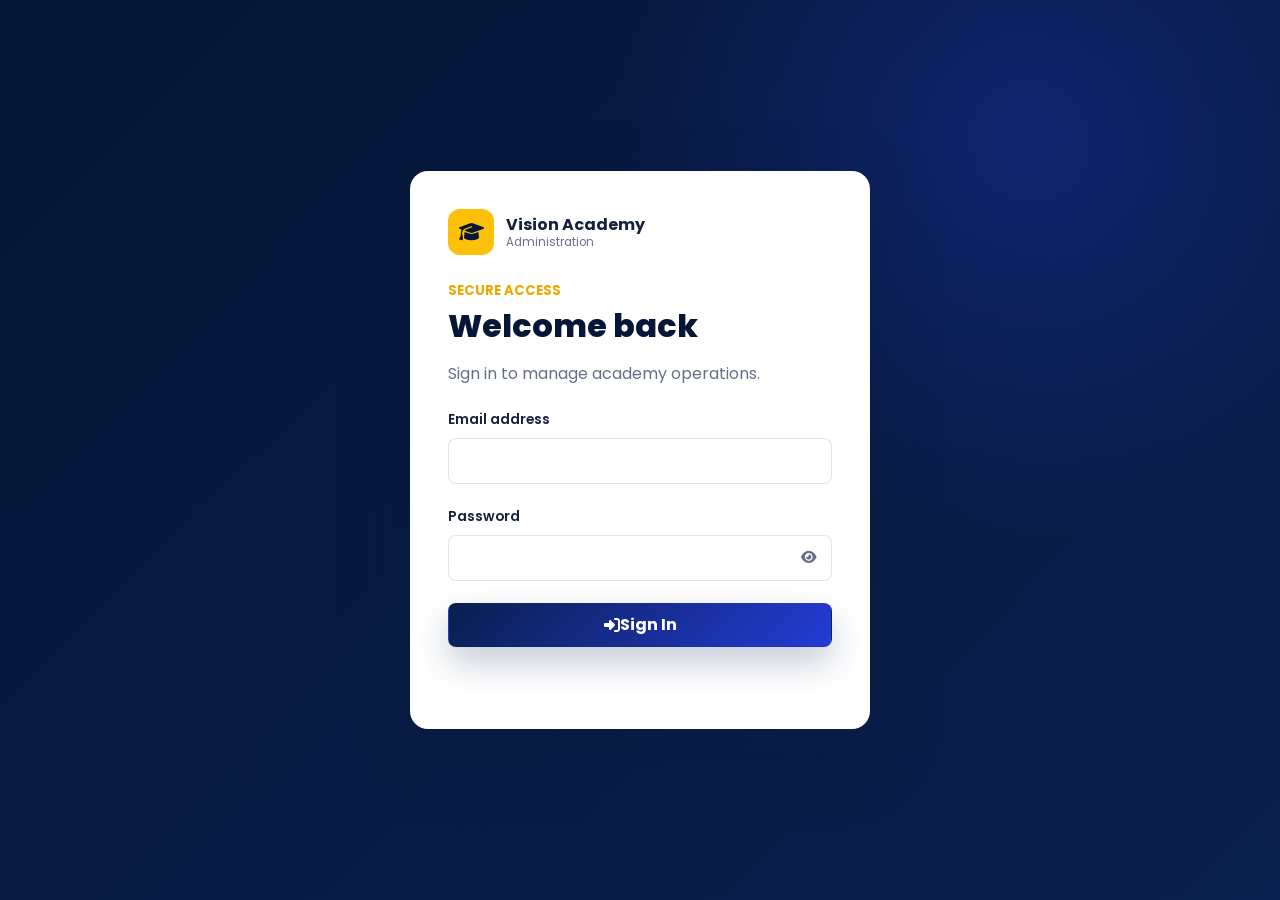
<file: admin.html>
<!DOCTYPE html>
<html lang="en">
<head>
  <meta charset="UTF-8">
  <meta name="viewport" content="width=device-width, initial-scale=1.0">
  <meta name="robots" content="noindex,nofollow">
  <title>Admin Panel | Vision Academy</title>
  <link rel="preconnect" href="https://fonts.googleapis.com">
  <link rel="preconnect" href="https://fonts.gstatic.com" crossorigin>
  <link href="https://fonts.googleapis.com/css2?family=Poppins:wght@400;500;600;700;800&display=swap" rel="stylesheet">
  <link rel="stylesheet" href="https://cdnjs.cloudflare.com/ajax/libs/font-awesome/6.5.2/css/all.min.css">
  <link rel="stylesheet" href="css/style.css">
  <link rel="stylesheet" href="css/admin.css">
</head>
<body class="admin-page">
  <section class="admin-login" id="loginView">
    <form class="admin-login-card" id="loginForm">
      <a class="admin-brand" href="index.html">
        <span><i class="fa-solid fa-graduation-cap"></i></span>
        <div><strong>Vision Academy</strong><small>Administration</small></div>
      </a>
      <div>
        <span class="section-kicker">Secure access</span>
        <h1>Welcome back</h1>
        <p>Sign in to manage academy operations.</p>
      </div>
      <label>Email address<input type="email" name="email" autocomplete="username" required></label>
      <label>Password<span class="password-field"><input type="password" name="password" autocomplete="current-password" minlength="8" required><button type="button" data-toggle-password aria-label="Show password" title="Show password"><i class="fa-solid fa-eye"></i></button></span></label>
      <button class="btn btn-primary" type="submit"><i class="fa-solid fa-right-to-bracket"></i> Sign In</button>
      <p class="admin-form-message" id="loginMessage" role="alert"></p>
    </form>
  </section>

  <div class="admin-shell" id="adminShell" hidden>
    <aside class="admin-sidebar" id="adminSidebar">
      <button class="admin-sidebar-close" id="sidebarCloseButton" type="button" aria-label="Close navigation">
        <i class="fa-solid fa-xmark"></i>
      </button>
      <a class="admin-brand" href="index.html">
        <span><i class="fa-solid fa-graduation-cap"></i></span>
        <div><strong>Vision Academy</strong><small>Admin Panel</small></div>
      </a>
      <nav aria-label="Admin navigation">
        <button class="active" data-section="dashboard"><i class="fa-solid fa-chart-line"></i> Dashboard</button>
        <span class="admin-nav-label"><i class="fa-solid fa-book-open"></i> Courses</span>
        <button class="admin-subnav" data-section="categories"><i class="fa-solid fa-folder-tree"></i> Categories</button>
        <button class="admin-subnav" data-section="courses"><i class="fa-solid fa-list-check"></i> Course</button>
        <button data-section="teachers"><i class="fa-solid fa-chalkboard-user"></i> Teachers</button>
        <button data-section="teams"><i class="fa-solid fa-people-group"></i> Teams</button>
        <button data-section="gallery"><i class="fa-solid fa-images"></i> Gallery</button>
        <button data-section="inquiries"><i class="fa-solid fa-message"></i> Inquiries</button>
        <span class="admin-nav-label"><i class="fa-solid fa-gear"></i> Settings</span>
        <button class="admin-subnav" data-section="profile-settings"><i class="fa-solid fa-user-gear"></i> Profile Settings</button>
        <button class="admin-subnav" data-section="security-settings"><i class="fa-solid fa-shield-halved"></i> Security Settings</button>
      </nav>
      <a class="admin-site-link" href="index.html"><i class="fa-solid fa-arrow-up-right-from-square"></i> View Website</a>
    </aside>
    <button class="admin-sidebar-overlay" id="sidebarOverlay" type="button" aria-label="Close navigation" tabindex="-1"></button>

    <main class="admin-main">
      <header class="admin-topbar">
        <button class="admin-menu" id="menuButton" type="button" aria-label="Open navigation" aria-controls="adminSidebar" aria-expanded="false"><i class="fa-solid fa-bars"></i></button>
        <div><span id="pageEyebrow">Overview</span><h1 id="pageTitle">Dashboard</h1></div>
        <div class="admin-profile-wrap">
          <button class="admin-profile" id="profileMenuButton" type="button" aria-haspopup="menu" aria-expanded="false">
            <span class="admin-profile-avatar" id="adminAvatar">VA</span>
            <span class="admin-profile-copy"><strong id="adminName">Administrator</strong><small id="adminRole">Admin</small></span>
            <i class="fa-solid fa-chevron-down"></i>
          </button>
          <div class="admin-profile-menu" id="profileMenu" role="menu" hidden>
            <button type="button" data-profile-section="profile-settings"><i class="fa-solid fa-user"></i> My Profile</button>
            <button type="button" data-profile-section="profile-settings"><i class="fa-solid fa-gear"></i> Settings</button>
            <button type="button" data-profile-section="security-settings"><i class="fa-solid fa-key"></i> Change Password</button>
            <button type="button" id="logoutButton"><i class="fa-solid fa-right-from-bracket"></i> Logout</button>
          </div>
        </div>
      </header>

      <section class="admin-content">
        <div id="toast" class="admin-toast" role="status"></div>
        <div id="sectionContent" aria-live="polite"></div>
      </section>
    </main>
  </div>

  <dialog class="admin-modal" id="editorModal">
    <form method="dialog" class="admin-modal-card" id="editorForm">
      <header><div><span class="section-kicker" id="modalKicker">Manage</span><h2 id="modalTitle">Record</h2></div><button type="button" data-close-modal aria-label="Close"><i class="fa-solid fa-xmark"></i></button></header>
      <div class="admin-form-grid" id="formFields"></div>
      <p class="admin-form-message" id="formMessage" role="alert"></p>
      <footer><button class="btn admin-btn-light" type="button" data-close-modal>Cancel</button><button class="btn btn-primary" type="submit"><i class="fa-solid fa-floppy-disk"></i> Save</button></footer>
    </form>
  </dialog>

  <dialog class="admin-modal" id="detailsModal">
    <article class="admin-modal-card">
      <header><div><span class="section-kicker">Complete profile</span><h2 id="detailsTitle">Details</h2></div><button type="button" data-close-details aria-label="Close"><i class="fa-solid fa-xmark"></i></button></header>
      <div class="admin-details" id="detailsContent"></div>
      <footer><button class="btn admin-btn-light" type="button" data-close-details>Close</button></footer>
    </article>
  </dialog>

  <script src="js/runtime-config.js"></script>
  <script src="js/config.js"></script>
  <script src="js/config/endpoints.js"></script>
  <script src="js/admin.js"></script>
</body>
</html>
</file>
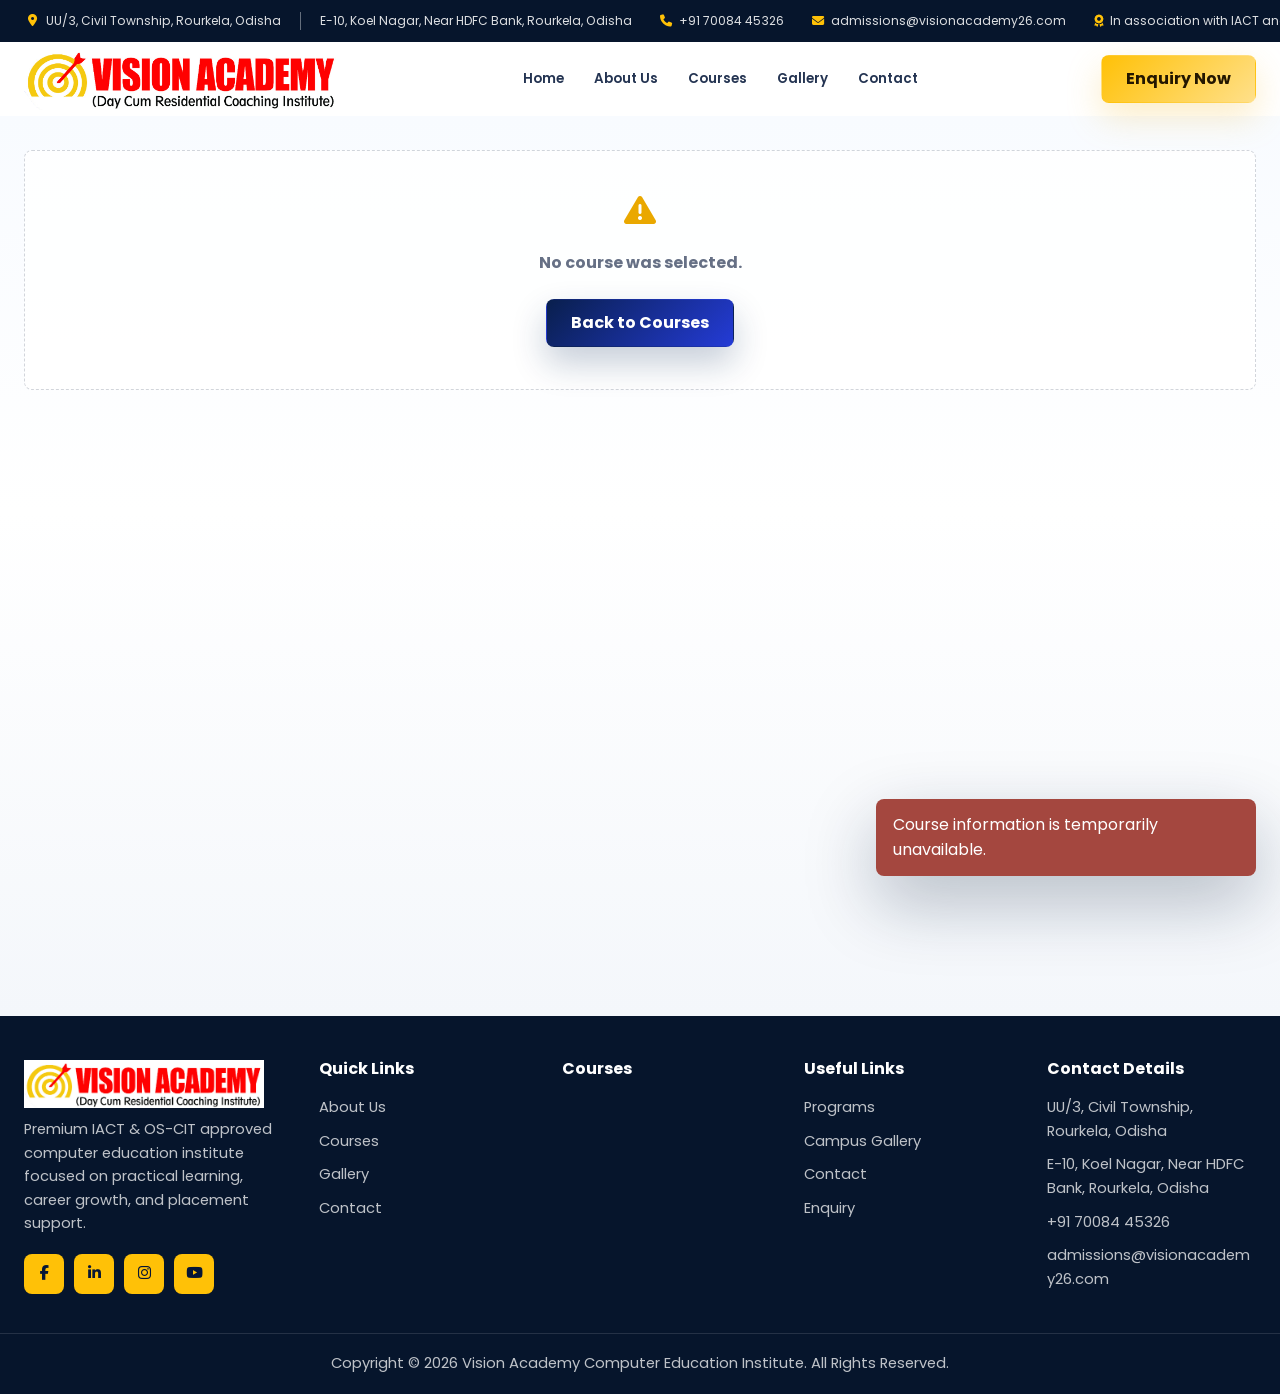
<file: course-details.html>
<!DOCTYPE html>
<html lang="en">
<head>
  <meta charset="UTF-8">
  <meta name="viewport" content="width=device-width, initial-scale=1.0">
  <meta name="description" content="Course details, curriculum, notes, videos, assessments, downloads, and student dashboard for Vision Academy programs.">
  <meta name="keywords" content="course details, LMS, study materials, video lessons, online tests, student dashboard">
  <meta name="author" content="Computer Education Institute">
  <title>Course Details | Vision Academy</title>
  <link rel="preconnect" href="https://fonts.googleapis.com">
  <link rel="preconnect" href="https://fonts.gstatic.com" crossorigin>
  <link href="https://fonts.googleapis.com/css2?family=Poppins:wght@400;500;600;700;800&display=swap" rel="stylesheet">
  <link rel="stylesheet" href="https://cdnjs.cloudflare.com/ajax/libs/font-awesome/6.5.2/css/all.min.css">
  <link rel="stylesheet" href="css/animations.css">
  <link rel="stylesheet" href="css/style.css">
  <link rel="stylesheet" href="css/responsive.css">
</head>
<body>
  <div class="topbar">
    <div class="topbar-marquee">
      <div class="topbar-track">
        <div class="topbar-group">
          <a class="topbar-addresses" href="index.html#contact">
            <i class="fa-solid fa-location-dot"></i>
            <span>UU/3, Civil Township, Rourkela, Odisha</span>
            <span class="topbar-address-separator" aria-hidden="true"></span>
            <span>E-10, Koel Nagar, Near HDFC Bank, Rourkela, Odisha</span>
          </a>
          <a href="tel:+917008445326"><i class="fa-solid fa-phone"></i> +91 70084 45326</a>
          <a href="mailto:admissions@visionacademy26.com"><i class="fa-solid fa-envelope"></i> admissions@visionacademy26.com</a>
          <span><i class="fa-solid fa-award"></i> In association with IACT and OS-CIT</span>
          <span class="topbar-social">
            <a href="#" aria-label="Facebook"><i class="fa-brands fa-facebook-f"></i></a>
            <a href="#" aria-label="LinkedIn"><i class="fa-brands fa-linkedin-in"></i></a>
            <a href="#" aria-label="Instagram"><i class="fa-brands fa-instagram"></i></a>
            <a href="#" aria-label="YouTube"><i class="fa-brands fa-youtube"></i></a>
          </span>
        </div>
        <div class="topbar-group" aria-hidden="true">
          <a class="topbar-addresses" href="index.html#contact" tabindex="-1">
            <i class="fa-solid fa-location-dot"></i>
            <span>UU/3, Civil Township, Rourkela, Odisha</span>
            <span class="topbar-address-separator"></span>
            <span>E-10, Koel Nagar, Near HDFC Bank, Rourkela, Odisha</span>
          </a>
          <a href="tel:+917008445326" tabindex="-1"><i class="fa-solid fa-phone"></i> +91 70084 45326</a>
          <a href="mailto:admissions@visionacademy26.com" tabindex="-1"><i class="fa-solid fa-envelope"></i> admissions@visionacademy26.com</a>
          <span><i class="fa-solid fa-award"></i> In association with IACT and OS-CIT</span>
          <span class="topbar-social">
            <a href="#" tabindex="-1"><i class="fa-brands fa-facebook-f"></i></a>
            <a href="#" tabindex="-1"><i class="fa-brands fa-linkedin-in"></i></a>
            <a href="#" tabindex="-1"><i class="fa-brands fa-instagram"></i></a>
            <a href="#" tabindex="-1"><i class="fa-brands fa-youtube"></i></a>
          </span>
        </div>
      </div>
    </div>
  </div>

  <header class="site-header" id="siteHeader">
    <nav class="container navbar" aria-label="Primary navigation">
      <a class="logo academy-logo" href="index.html#home" aria-label="Vision Academy home">
        <img src="images/logo.png" width="590" height="117" alt="Vision Academy" decoding="async" fetchpriority="high">
      </a>
      <button class="nav-toggle" id="navToggle" type="button" aria-label="Open menu" aria-expanded="false">
        <span></span>
        <span></span>
        <span></span>
      </button>
      <div class="nav-menu" id="navMenu">
        <a href="index.html#home">Home</a>
        <a href="index.html#about">About Us</a>
        <a href="index.html#courses">Courses</a>
        <a href="index.html#gallery">Gallery</a>
        <a href="index.html#contact">Contact</a>
      </div>
      <a class="btn btn-gold nav-cta" href="index.html#contact">Enquiry Now</a>
    </nav>
  </header>

  <main class="course-detail-page" id="courseDetailPage">
    <div id="courseDetailsApp"></div>
  </main>

  <footer class="footer">
    <div class="container footer-grid">
      <div>
        <a class="logo footer-logo" href="index.html#home" aria-label="Vision Academy home">
          <img src="images/logo.png" width="590" height="117" alt="Vision Academy" loading="lazy" decoding="async">
        </a>
        <p>Premium IACT & OS-CIT approved computer education institute focused on practical learning, career growth, and placement support.</p>
        <div class="footer-social">
          <a href="#" aria-label="Facebook"><i class="fa-brands fa-facebook-f"></i></a>
          <a href="#" aria-label="LinkedIn"><i class="fa-brands fa-linkedin-in"></i></a>
          <a href="#" aria-label="Instagram"><i class="fa-brands fa-instagram"></i></a>
          <a href="#" aria-label="YouTube"><i class="fa-brands fa-youtube"></i></a>
        </div>
      </div>
      <div><h3>Quick Links</h3><a href="index.html#about">About Us</a><a href="index.html#courses">Courses</a><a href="index.html#gallery">Gallery</a><a href="index.html#contact">Contact</a></div>
      <div><h3>Courses</h3><span id="footerCourseLinks"></span></div>
      <div><h3>Useful Links</h3><a href="index.html#courses">Programs</a><a href="index.html#gallery">Campus Gallery</a><a href="index.html#contact">Contact</a><a href="index.html#contact">Enquiry</a></div>
      <div><h3>Contact Details</h3><p>UU/3, Civil Township, Rourkela, Odisha</p><p>E-10, Koel Nagar, Near HDFC Bank, Rourkela, Odisha</p><p>+91 70084 45326</p><p>admissions@visionacademy26.com</p></div>
    </div>
    <div class="footer-bottom">
      <p>Copyright &copy; 2026 Vision Academy Computer Education Institute. All Rights Reserved.</p>
    </div>
  </footer>

  <button class="back-to-top" id="backToTop" type="button" aria-label="Back to top"><i class="fa-solid fa-arrow-up"></i></button>

  <script src="js/runtime-config.js"></script>
  <script src="js/config.js"></script>
  <script src="js/config/endpoints.js"></script>
  <script src="js/services/api-service.js"></script>
  <script src="js/services/course-service.js"></script>
  <script src="js/services/category-service.js"></script>
  <script src="js/services/inquiry-service.js"></script>
  <script src="js/main.js"></script>
  <script src="js/course-details.js"></script>
</body>
</html>
</file>
<file: css/style.css>
:root {
  --navy: #061636;
  --navy-2: #091f4d;
  --blue: #243bd6;
  --gold: #ffc107;
  --gold-2: #eaa800;
  --white: #ffffff;
  --soft: #f4f7fb;
  --ink: #17233b;
  --muted: #667085;
  --line: rgba(18, 38, 63, 0.12);
  --teal: #1ba99c;
  --coral: #e7665a;
  --purple: #7452d6;
  --shadow: 0 18px 46px rgba(7, 27, 58, 0.12);
  --shadow-strong: 0 26px 70px rgba(7, 27, 58, 0.28);
  --radius: 8px;
}

* {
  box-sizing: border-box;
  margin: 0;
  padding: 0;
}

html {
  scroll-behavior: smooth;
  scroll-padding-top: 92px;
}

body {
  color: var(--ink);
  background: var(--white);
  font-family: "Poppins", Arial, sans-serif;
  line-height: 1.6;
  overflow-x: hidden;
}

main,
section,
.container,
.container > *,
[class*="-grid"] > * {
  min-width: 0;
}

img {
  display: block;
  max-width: 100%;
  height: auto;
}

a {
  color: inherit;
  text-decoration: none;
}

button,
input,
select,
textarea {
  font: inherit;
}

button,
a,
input,
select,
textarea {
  -webkit-tap-highlight-color: transparent;
}

p,
h1,
h2,
h3,
a,
span,
strong {
  overflow-wrap: anywhere;
}

button:focus-visible,
a:focus-visible,
input:focus-visible,
select:focus-visible,
textarea:focus-visible,
[tabindex]:focus-visible {
  outline: 3px solid rgba(255, 193, 7, 0.55);
  outline-offset: 3px;
}

.container {
  width: min(1260px, calc(100% - 48px));
  margin: 0 auto;
}

.section {
  padding: 66px 0;
}

.section-heading {
  width: min(680px, 100%);
  margin: 0 auto 30px;
  text-align: center;
}

.section-kicker,
.eyebrow {
  display: inline-flex;
  align-items: center;
  gap: 9px;
  color: var(--gold-2);
  font-size: 0.82rem;
  font-weight: 700;
  letter-spacing: 0;
  text-transform: uppercase;
}

h1,
h2,
h3 {
  color: var(--navy);
  line-height: 1.12;
  letter-spacing: 0;
}

h1 {
  margin: 14px 0 18px;
  color: var(--white);
  font-size: clamp(3.6rem, 5vw, 5.35rem);
  font-weight: 800;
}

h1 span {
  color: var(--gold);
}

h2 {
  margin-top: 10px;
  font-size: 2.1rem;
  font-weight: 800;
}

h3 {
  font-size: 1.15rem;
  font-weight: 700;
}

p {
  color: var(--muted);
}

.btn {
  display: inline-flex;
  align-items: center;
  justify-content: center;
  min-height: 48px;
  padding: 0 24px;
  border: 1px solid transparent;
  border-radius: var(--radius);
  cursor: pointer;
  font-weight: 700;
  transition: transform 0.25s ease, box-shadow 0.25s ease, background 0.25s ease, color 0.25s ease;
}

.btn:hover {
  transform: translateY(-3px);
}

.btn-gold {
  color: #241700;
  background: linear-gradient(135deg, var(--gold), #ffe08a);
  box-shadow: 0 14px 34px rgba(244, 191, 58, 0.28);
}

.btn-gold:hover {
  box-shadow: 0 20px 46px rgba(244, 191, 58, 0.4);
}

.btn-outline {
  color: var(--white);
  border-color: rgba(255, 255, 255, 0.5);
  background: rgba(255, 255, 255, 0.08);
  backdrop-filter: blur(14px);
}

.btn-primary {
  color: var(--white);
  background: linear-gradient(135deg, var(--navy-2), var(--blue));
  box-shadow: 0 16px 34px rgba(12, 45, 93, 0.24);
}

.btn-light {
  color: var(--white);
  border-color: rgba(255, 255, 255, 0.5);
  background: rgba(255, 255, 255, 0.14);
}

.topbar {
  position: relative;
  z-index: 1001;
  overflow: hidden;
  color: rgba(255, 255, 255, 0.86);
  background: #06152c;
  font-size: 0.76rem;
}

.topbar-marquee {
  width: 100%;
  overflow: hidden;
}

.topbar-track {
  display: flex;
  width: max-content;
  animation: topbarMarquee 34s linear infinite;
  will-change: transform;
}

.topbar-marquee:hover .topbar-track,
.topbar-marquee:focus-within .topbar-track {
  animation-play-state: paused;
}

.topbar-group {
  display: flex;
  min-height: 42px;
  flex: 0 0 auto;
  align-items: center;
  gap: 28px;
  padding: 0 28px;
  white-space: nowrap;
}

.topbar-addresses {
  gap: 9px !important;
}

.topbar-address-separator {
  width: 1px;
  height: 18px;
  margin: 0 10px;
  background: rgba(255, 255, 255, 0.38);
}

.topbar-social {
  display: inline-flex;
  align-items: center;
  gap: 17px !important;
}

.topbar-social a {
  display: inline-grid;
  width: 22px;
  height: 28px;
  place-items: center;
}

@keyframes topbarMarquee {
  from {
    transform: translateX(0);
  }

  to {
    transform: translateX(-50%);
  }
}

.topbar-inner,
.topbar-left,
.topbar-right {
  display: flex;
  align-items: center;
}

.topbar-inner {
  justify-content: space-between;
  min-height: 36px;
  gap: 22px;
}

.topbar-left,
.topbar-right {
  gap: 18px;
  flex-wrap: wrap;
}

.topbar a,
.topbar span {
  display: inline-flex;
  align-items: center;
  gap: 7px;
}

.topbar i {
  color: var(--gold);
}

.site-header {
  position: sticky;
  top: 0;
  z-index: 1000;
  background: rgba(255, 255, 255, 0.92);
  backdrop-filter: blur(18px);
  transition: box-shadow 0.25s ease, background 0.25s ease;
}

.site-header.scrolled {
  box-shadow: 0 14px 36px rgba(7, 27, 58, 0.13);
}

.navbar {
  display: flex;
  align-items: center;
  justify-content: space-between;
  min-height: 70px;
  gap: 24px;
}

.logo {
  display: inline-flex;
  align-items: center;
  gap: 11px;
  flex: 0 0 auto;
}

.logo-mark {
  display: grid;
  width: 48px;
  height: 48px;
  place-items: center;
  color: var(--navy);
  background: linear-gradient(135deg, var(--gold), #fff0b4);
  border: 3px solid #17326b;
  border-radius: 12px;
  box-shadow: 0 10px 24px rgba(244, 191, 58, 0.25);
}

.logo-text {
  display: grid;
  color: var(--navy);
  font-size: 1.35rem;
  font-weight: 800;
  line-height: 1;
  text-transform: uppercase;
}

.logo-text small {
  margin-top: 4px;
  color: var(--navy);
  font-size: 0.55rem;
  font-weight: 800;
  letter-spacing: 0.04em;
}

.academy-logo {
  align-self: center;
  padding: 6px 0;
  min-width: 0;
}

.academy-logo img {
  display: block;
  width: clamp(220px, 25vw, 315px);
  height: auto;
  aspect-ratio: 590 / 117;
  object-fit: contain;
}

.nav-menu {
  display: flex;
  align-items: center;
  gap: 30px;
  color: #243452;
  font-size: 0.84rem;
  font-weight: 600;
}

.nav-menu a {
  position: relative;
  padding: 8px 0;
}

.nav-menu a::after {
  position: absolute;
  right: 0;
  bottom: 2px;
  left: 0;
  height: 2px;
  background: var(--gold);
  content: "";
  transform: scaleX(0);
  transform-origin: left;
  transition: transform 0.25s ease;
}

.nav-menu a:hover::after,
.nav-menu a.active::after {
  transform: scaleX(1);
}

.nav-toggle {
  display: none;
  width: 44px;
  height: 44px;
  border: 1px solid var(--line);
  border-radius: var(--radius);
  background: var(--white);
  cursor: pointer;
}

.nav-toggle span {
  display: block;
  width: 20px;
  height: 2px;
  margin: 5px auto;
  background: var(--navy);
  transition: transform 0.25s ease, opacity 0.25s ease;
}

.hero {
  position: relative;
  min-height: 700px;
  padding: 84px 0 122px;
  overflow: hidden;
  background:
    radial-gradient(circle at 16% 18%, rgba(255, 193, 7, 0.12), transparent 27%),
    radial-gradient(circle at 87% 26%, rgba(255, 255, 255, 0.1), transparent 20%),
    linear-gradient(135deg, #041b5f 0%, #02113a 100%);
}

.hero::before {
  position: absolute;
  inset: 0;
  background:
    linear-gradient(90deg, rgba(255, 255, 255, 0.045) 1px, transparent 1px),
    linear-gradient(180deg, rgba(255, 255, 255, 0.035) 1px, transparent 1px);
  background-size: 76px 76px;
  content: "";
  opacity: 0.2;
}

.hero::after {
  position: absolute;
  inset: auto 0 0;
  height: 150px;
  background: linear-gradient(180deg, transparent, rgba(244, 247, 251, 0.96));
  content: "";
}

.hero-grid {
  position: relative;
  z-index: 2;
  display: grid;
  grid-template-columns: minmax(0, 42%) minmax(0, 58%);
  align-items: center;
  gap: 58px;
}

.hero-content {
  max-width: 590px;
}

.hero-content .eyebrow {
  color: var(--gold);
  font-size: 0.82rem;
  font-weight: 800;
  letter-spacing: 0.08em;
}

.hero-content h1 {
  margin: 18px 0 24px;
  color: var(--white);
  font-size: clamp(5.6rem, 6.65vw, 7.35rem);
  font-weight: 900;
  line-height: 0.96;
}

.hero-content h1 span {
  color: var(--gold);
}

.hero-content p {
  max-width: 550px;
  color: rgba(255, 255, 255, 0.78);
  font-size: 1.08rem;
  line-height: 1.85;
}

.hero-actions {
  display: flex;
  gap: 16px;
  flex-wrap: wrap;
  margin: 34px 0 34px;
}

.hero-actions .btn {
  min-height: 56px;
  padding: 0 26px;
  gap: 10px;
}

.hero-actions .btn-outline {
  border-color: rgba(255, 255, 255, 0.72);
  background: transparent;
}

.hero-features {
  display: flex;
  align-items: center;
  gap: 14px 18px;
  flex-wrap: wrap;
  width: min(680px, 100%);
}

.hero-features span {
  display: inline-flex;
  align-items: center;
  gap: 8px;
  min-height: 30px;
  color: rgba(255, 255, 255, 0.94);
  font-size: 0.78rem;
  font-weight: 700;
  white-space: nowrap;
}

.hero-features i {
  display: grid;
  width: 25px;
  height: 25px;
  flex: 0 0 auto;
  place-items: center;
  color: var(--gold);
  font-size: 1.02rem;
}

.hero-media {
  position: relative;
  min-height: 590px;
  isolation: isolate;
}

.hero-media::before {
  position: absolute;
  inset: 46px 22px 12px 36px;
  z-index: -1;
  border-radius: 35px;
  background:
    radial-gradient(circle at 74% 22%, rgba(255, 193, 7, 0.78), transparent 34%),
    linear-gradient(135deg, rgba(255, 193, 7, 0.5), rgba(255, 255, 255, 0.18), rgba(37, 75, 188, 0.62));
  content: "";
  filter: blur(54px);
  opacity: 0.95;
}

.hero-campus-image {
  position: relative;
  z-index: 1;
  width: 100%;
  height: 590px;
  object-fit: cover;
  border-radius: 25px;
  box-shadow: 0 34px 95px rgba(0, 0, 0, 0.38), 0 0 0 1px rgba(255, 255, 255, 0.16);
}

.hero-circle {
  position: absolute;
  z-index: 2;
  display: block;
  border: 1px solid rgba(255, 193, 7, 0.5);
  border-radius: 50%;
  background: rgba(255, 193, 7, 0.14);
  box-shadow: 0 14px 40px rgba(255, 193, 7, 0.12);
  animation: circleFloat 7s ease-in-out infinite;
}

.circle-one {
  top: -18px;
  left: 54px;
  width: 78px;
  height: 78px;
}

.circle-two {
  right: -28px;
  bottom: 164px;
  width: 52px;
  height: 52px;
  animation-delay: 1.4s;
}

.circle-three {
  left: -24px;
  bottom: 58px;
  width: 36px;
  height: 36px;
  border-color: rgba(255, 255, 255, 0.42);
  background: rgba(255, 255, 255, 0.12);
  animation-delay: 2.2s;
}

.partner-logo-panel {
  position: absolute;
  top: -154px;
  right: 18px;
  z-index: 4;
  display: grid;
  grid-template-columns: repeat(2, minmax(0, 1fr));
  width: clamp(330px, 32vw, 440px);
  gap: 22px;
}

.partner-logo-item {
  display: grid;
  min-width: 0;
  min-height: 112px;
  place-items: center;
  padding: 12px;
  border: 2px solid rgba(255, 193, 7, 0.52);
  border-radius: 16px;
  background: rgba(255, 255, 255, 0.97);
  box-shadow: 0 20px 46px rgba(2, 17, 58, 0.28), 0 0 0 6px rgba(255, 193, 7, 0.1);
  backdrop-filter: blur(14px);
}

.hero-media .partner-logo-item img {
  width: 100%;
  height: auto;
  max-height: 92px;
  object-fit: contain;
  border-radius: 0;
  filter: drop-shadow(0 5px 8px rgba(7, 27, 58, 0.12));
}

.achievement-card {
  position: absolute;
  right: -18px;
  bottom: 38px;
  z-index: 4;
  display: flex;
  align-items: center;
  gap: 15px;
  min-width: 210px;
  padding: 18px 20px;
  color: var(--navy);
  border: 1px solid rgba(4, 27, 95, 0.08);
  border-radius: 20px;
  background: var(--white);
  box-shadow: 0 26px 62px rgba(2, 17, 58, 0.24);
  animation: certificateFloat 4.6s ease-in-out infinite;
}

.achievement-card i {
  display: grid;
  width: 50px;
  height: 50px;
  flex: 0 0 auto;
  place-items: center;
  color: #3a2500;
  border-radius: 50%;
  background: linear-gradient(135deg, var(--gold), #ffe08a);
  font-size: 1.35rem;
}

.achievement-card strong,
.achievement-card span {
  display: block;
  line-height: 1.1;
}

.achievement-card strong {
  color: #041b5f;
  font-size: 2.45rem;
  font-weight: 900;
}

.achievement-card span {
  margin-top: 5px;
  color: #42506b;
  font-size: 0.84rem;
  font-weight: 700;
}

.course-search {
  position: relative;
  z-index: 5;
  margin-top: -68px;
}

.search-card {
  display: grid;
  grid-template-columns: 210px repeat(3, 1fr) 210px;
  gap: 16px;
  align-items: center;
  padding: 18px;
  border: 1px solid rgba(7, 27, 58, 0.06);
  border-radius: var(--radius);
  background: rgba(255, 255, 255, 0.82);
  box-shadow: var(--shadow);
  backdrop-filter: blur(20px);
}

.search-title {
  display: flex;
  align-items: center;
  gap: 14px;
  color: var(--navy);
  line-height: 1.15;
}

.search-title i {
  display: grid;
  width: 44px;
  height: 44px;
  place-items: center;
  color: var(--blue);
  border: 1px solid rgba(37, 59, 214, 0.2);
  border-radius: 50%;
  background: #f4f6ff;
  font-size: 1.35rem;
}

.search-card label {
  display: grid;
  gap: 0;
  color: var(--navy);
  font-size: 0.84rem;
  font-weight: 700;
}

.search-card select,
.contact-form input,
.contact-form select,
.contact-form textarea {
  width: 100%;
  min-height: 48px;
  padding: 0 16px;
  color: var(--ink);
  border: 1px solid var(--line);
  border-radius: var(--radius);
  background: #ffffff;
  outline: none;
  transition: border-color 0.25s ease, box-shadow 0.25s ease;
}

.search-card select:focus,
.contact-form input:focus,
.contact-form select:focus,
.contact-form textarea:focus {
  border-color: rgba(244, 191, 58, 0.75);
  box-shadow: 0 0 0 4px rgba(244, 191, 58, 0.16);
}

.about {
  background: linear-gradient(180deg, #ffffff, var(--soft));
}

.about-grid {
  display: grid;
  grid-template-columns: 1.02fr 0.78fr 0.42fr;
  align-items: center;
  gap: 36px;
}

.about-media {
  position: relative;
}

.about-media img {
  width: 100%;
  height: 320px;
  object-fit: cover;
  border-radius: var(--radius);
  box-shadow: var(--shadow);
}

.play-tour {
  position: absolute;
  right: auto;
  bottom: 0;
  left: 0;
  display: inline-flex;
  align-items: center;
  gap: 12px;
  padding: 20px 24px;
  color: var(--white);
  border: 1px solid rgba(255, 255, 255, 0.32);
  border-radius: 0 var(--radius) 0 var(--radius);
  background: rgba(7, 27, 58, 0.9);
  box-shadow: var(--shadow);
  cursor: pointer;
  backdrop-filter: blur(16px);
}

.play-tour i {
  display: grid;
  width: 42px;
  height: 42px;
  place-items: center;
  color: var(--navy);
  background: var(--gold);
  border-radius: 50%;
}

.about-content > p {
  margin: 16px 0 18px;
  font-size: 0.88rem;
}

.check-list {
  display: grid;
  grid-template-columns: 1fr;
  gap: 8px;
  margin-bottom: 20px;
  list-style: none;
}

.check-list li {
  display: flex;
  align-items: center;
  gap: 10px;
  font-size: 0.86rem;
  font-weight: 600;
}

.check-list i {
  display: grid;
  width: 24px;
  height: 24px;
  place-items: center;
  color: var(--white);
  background: var(--teal);
  border-radius: 50%;
  font-size: 0.75rem;
}

.stats-card {
  display: grid;
  grid-template-columns: 1fr;
  gap: 0;
  margin-top: 0;
  padding: 22px;
  border: 1px solid var(--line);
  border-radius: var(--radius);
  background: var(--white);
  box-shadow: var(--shadow);
}

.stats-card div {
  display: grid;
  grid-template-columns: 44px 1fr;
  column-gap: 14px;
  align-items: center;
  padding: 14px 0;
  text-align: left;
  border-bottom: 1px solid var(--line);
  border-radius: 0;
  background: transparent;
}

.stats-card div:last-child {
  border-bottom: 0;
}

.stats-card i {
  grid-row: span 2;
  display: grid;
  width: 42px;
  height: 42px;
  place-items: center;
  color: var(--blue);
  border-radius: 50%;
  background: #f2f4ff;
  font-size: 1.2rem;
}

.stats-card strong {
  display: block;
  color: var(--navy);
  font-size: 1.25rem;
  line-height: 1;
}

.stats-card strong::after {
  content: "+";
}

.stats-card div:last-child strong::after {
  content: "%";
}

.stats-card span {
  color: var(--muted);
  font-size: 0.74rem;
  font-weight: 600;
}

.team-showcase-section {
  background: var(--soft);
}

.team-showcase-grid {
  display: grid;
  grid-template-columns: repeat(4, minmax(0, 1fr));
  gap: 22px;
}

.team-showcase-grid > .course-empty-state {
  grid-column: 1 / -1;
}

.team-card {
  padding: 28px 22px;
  text-align: center;
  border: 1px solid var(--line);
  border-radius: 14px;
  background: var(--white);
  box-shadow: 0 12px 34px rgba(7, 27, 58, 0.08);
  transition: transform 0.3s ease, box-shadow 0.3s ease, border-color 0.3s ease;
}

.team-card:hover {
  transform: translateY(-8px);
  border-color: rgba(36, 59, 214, 0.24);
  box-shadow: var(--shadow);
}

.team-card-image {
  width: 104px;
  height: 104px;
  margin: 0 auto 17px;
  padding: 4px;
  border-radius: 50%;
  background: linear-gradient(135deg, var(--blue), var(--gold));
}

.team-card-image img,
.team-avatar-fallback {
  display: grid;
  place-items: center;
  width: 100%;
  height: 100%;
  border: 4px solid var(--white);
  border-radius: 50%;
  object-fit: cover;
}

.team-avatar-fallback {
  color: var(--white);
  background: var(--navy-2);
  font-size: 2rem;
  font-weight: 800;
}

.team-card h3 {
  color: var(--navy);
  font-size: 1.05rem;
}

.team-card > strong,
.team-card > span {
  display: block;
}

.team-card > strong {
  margin-top: 4px;
  color: var(--blue);
  font-size: 0.84rem;
}

.team-card > span {
  margin: 3px 0 14px;
  color: var(--muted);
  font-size: 0.76rem;
}

.team-card .course-badge {
  justify-content: center;
}

.team-card p {
  margin-top: 14px;
  color: var(--muted);
  font-size: 0.78rem;
}

.team-status {
  display: inline-flex;
  align-items: center;
  gap: 6px;
  margin-top: 12px;
  color: #168653;
  font-size: 0.72rem;
  font-weight: 800;
  text-transform: capitalize;
}

.team-status i {
  font-size: 0.48rem;
}

.team-status[data-status="inactive"] {
  color: #a54b35;
}

.team-showcase-actions {
  display: flex;
  justify-content: center;
  margin-top: 30px;
}

.team-showcase-modal {
  width: min(1100px, calc(100% - 32px));
  max-height: calc(100vh - 48px);
  padding: 0;
  border: 0;
  border-radius: var(--radius);
  background: transparent;
}

.team-showcase-modal::backdrop {
  background: rgba(2, 10, 31, 0.72);
  backdrop-filter: blur(5px);
}

.team-showcase-modal-card {
  padding: 28px;
  overflow: auto;
  border-radius: var(--radius);
  background: var(--soft);
  box-shadow: var(--shadow);
}

.team-showcase-modal-card > header,
.team-showcase-modal-card > footer {
  display: flex;
  align-items: center;
  justify-content: space-between;
  gap: 20px;
}

.team-showcase-modal-card > header {
  margin-bottom: 24px;
}

.team-showcase-modal-card > header h2 {
  color: var(--navy);
}

.team-showcase-modal-card > header button {
  display: grid;
  width: 42px;
  height: 42px;
  flex: 0 0 42px;
  place-items: center;
  color: var(--navy);
  border: 1px solid var(--line);
  border-radius: 50%;
  background: var(--white);
  cursor: pointer;
}

.team-showcase-modal-card > footer {
  justify-content: flex-end;
  margin-top: 24px;
}

.courses {
  background:
    linear-gradient(180deg, #ffffff 0%, #f8fbff 58%, #ffffff 100%);
}

.sr-only {
  position: absolute;
  width: 1px;
  height: 1px;
  padding: 0;
  overflow: hidden;
  border: 0;
  clip: rect(0, 0, 0, 0);
  white-space: nowrap;
}

.course-showcase {
  display: grid;
  gap: 24px;
}

.course-stats-grid {
  display: grid;
  grid-template-columns: repeat(4, minmax(0, 1fr));
  gap: 16px;
}

.course-stat-card {
  position: relative;
  display: grid;
  min-height: 122px;
  align-content: center;
  gap: 7px;
  overflow: hidden;
  padding: 22px 22px 22px 82px;
  border: 1px solid rgba(255, 255, 255, 0.72);
  border-radius: 8px;
  background:
    linear-gradient(135deg, rgba(255, 255, 255, 0.9), rgba(244, 247, 251, 0.72)),
    radial-gradient(circle at 14% 18%, rgba(255, 193, 7, 0.2), transparent 34%);
  box-shadow: 0 16px 42px rgba(7, 27, 58, 0.09);
  backdrop-filter: blur(16px);
}

.course-stat-card i {
  position: absolute;
  top: 26px;
  left: 22px;
  display: grid;
  width: 44px;
  height: 44px;
  place-items: center;
  color: var(--navy);
  border-radius: 8px;
  background: linear-gradient(135deg, #fff0ac, var(--gold));
  font-size: 1.18rem;
  box-shadow: 0 12px 30px rgba(244, 191, 58, 0.22);
}

.course-stat-card strong {
  color: var(--navy);
  font-size: 1.62rem;
  line-height: 1;
}

.course-stat-card span {
  color: var(--muted);
  font-size: 0.78rem;
  font-weight: 700;
}

.course-discovery-panel {
  display: grid;
  gap: 18px;
  padding: 18px;
  border: 1px solid rgba(7, 27, 58, 0.08);
  border-radius: 8px;
  background:
    linear-gradient(135deg, rgba(6, 22, 54, 0.96), rgba(36, 59, 214, 0.86)),
    var(--navy);
  box-shadow: var(--shadow);
}

.course-search-field {
  display: flex;
  align-items: center;
  gap: 13px;
  min-height: 56px;
  padding: 0 18px;
  color: var(--navy);
  border: 1px solid rgba(255, 255, 255, 0.22);
  border-radius: 8px;
  background: rgba(255, 255, 255, 0.96);
  box-shadow: 0 12px 34px rgba(2, 17, 58, 0.14);
}

.course-search-field i {
  color: var(--blue);
  font-size: 1rem;
}

.course-search-field input {
  width: 100%;
  min-width: 0;
  color: var(--ink);
  border: 0;
  background: transparent;
  outline: none;
  font: inherit;
  font-size: 0.95rem;
  font-weight: 600;
}

.course-search-field input::placeholder {
  color: #7a8699;
}

.course-filter-bar {
  display: flex;
  gap: 10px;
  flex-wrap: wrap;
}

.course-filter-btn {
  min-height: 40px;
  padding: 0 15px;
  color: rgba(255, 255, 255, 0.88);
  border: 1px solid rgba(255, 255, 255, 0.2);
  border-radius: 999px;
  background: rgba(255, 255, 255, 0.09);
  cursor: pointer;
  font: inherit;
  font-size: 0.78rem;
  font-weight: 800;
  transition: transform 0.3s ease, color 0.3s ease, background 0.3s ease, box-shadow 0.3s ease, border-color 0.3s ease;
}

.course-filter-btn:hover,
.course-filter-btn.active {
  color: var(--navy);
  border-color: transparent;
  background: linear-gradient(135deg, #fff2bd, var(--gold));
  box-shadow: 0 12px 26px rgba(255, 193, 7, 0.25);
  transform: translateY(-2px);
}

.course-grid {
  display: flex;
  flex-wrap: wrap;
  width: 100%;
  margin-right: auto;
  margin-left: 0;
  justify-content: flex-start;
  gap: 18px;
}

.course-grid .course-card {
  width: 100%;
  max-width: 300px;
  flex: 1 1 240px;
}

.course-results-bar {
  display: flex;
  align-items: center;
  justify-content: space-between;
  min-height: 30px;
}

.course-results-bar p {
  margin: 0;
  color: var(--muted);
  font-size: 0.8rem;
  font-weight: 700;
}

.course-results-bar p span {
  color: var(--navy);
  font-weight: 900;
}

.course-carousel {
  --course-gap: 18px;
  --courses-per-view: 4;
  display: grid;
  gap: 18px;
  min-width: 0;
}

.course-carousel-footer {
  display: flex;
  align-items: center;
  justify-content: center;
  gap: 18px;
}

.course-carousel-status {
  margin: 0;
  color: var(--muted);
  font-size: 0.78rem;
  font-weight: 700;
}

.course-carousel-arrows {
  display: flex;
  gap: 10px;
}

.course-carousel-arrow {
  display: grid;
  width: 46px;
  height: 46px;
  flex: 0 0 46px;
  place-items: center;
  color: var(--navy);
  border: 1px solid rgba(7, 27, 58, 0.12);
  border-radius: 50%;
  background: var(--white);
  box-shadow: 0 10px 28px rgba(7, 27, 58, 0.1);
  cursor: pointer;
  transition: color 0.25s ease, background 0.25s ease, box-shadow 0.25s ease, transform 0.25s ease, opacity 0.25s ease;
}

.course-carousel-arrow:hover:not(:disabled) {
  color: #241700;
  background: var(--gold);
  box-shadow: 0 14px 32px rgba(255, 193, 7, 0.3);
  transform: translateY(-2px);
}

.course-carousel-arrow:disabled {
  opacity: 0.38;
  cursor: not-allowed;
}

.course-carousel-viewport {
  width: 100%;
  min-width: 0;
  overflow-x: auto;
  overflow-y: hidden;
  scroll-behavior: smooth;
  scroll-snap-type: x mandatory;
  scrollbar-width: none;
  overscroll-behavior-inline: contain;
}

.course-carousel-viewport::-webkit-scrollbar {
  display: none;
}

.course-carousel-track {
  display: flex;
  align-items: stretch;
}

.course-carousel-page {
  display: grid;
  grid-template-columns: repeat(
    var(--page-count),
    minmax(
      0,
      calc(
        (100% - (var(--course-gap) * (var(--courses-per-view) - 1)))
        / var(--courses-per-view)
      )
    )
  );
  width: 100%;
  min-width: 100%;
  align-items: stretch;
  justify-content: center;
  gap: var(--course-gap);
  scroll-snap-align: start;
  scroll-snap-stop: always;
}

.course-carousel-page .course-card {
  width: 100%;
}

.course-carousel-dots {
  display: flex;
  align-items: center;
  justify-content: center;
  gap: 8px;
  min-height: 24px;
}

.course-carousel.single-page .course-carousel-footer {
  display: none;
}

.course-carousel-dot {
  width: 9px;
  height: 9px;
  padding: 0;
  border: 0;
  border-radius: 999px;
  background: #cbd3e0;
  cursor: pointer;
  transition: width 0.25s ease, background 0.25s ease, transform 0.25s ease;
}

.course-carousel-dot:hover {
  background: var(--blue);
  transform: scale(1.15);
}

.course-carousel-dot.active {
  width: 28px;
  background: linear-gradient(90deg, var(--gold), var(--gold-2));
}

.course-card {
  position: relative;
  display: flex;
  min-height: 360px;
  flex-direction: column;
  overflow: hidden;
  padding: 22px;
  border: 1px solid rgba(7, 27, 58, 0.08);
  border-radius: 8px;
  background:
    linear-gradient(180deg, #ffffff, #fbfdff),
    var(--white);
  box-shadow: 0 12px 34px rgba(7, 27, 58, 0.07);
  animation: courseFadeIn 0.38s ease both;
  transition: transform 0.3s ease, border-color 0.3s ease, box-shadow 0.3s ease;
}

.course-card::before {
  position: absolute;
  inset: 0 0 auto;
  height: 4px;
  background: linear-gradient(90deg, var(--gold), var(--blue), var(--teal));
  content: "";
  opacity: 0;
  transition: opacity 0.3s ease;
}

.course-card:hover {
  border-color: rgba(244, 191, 58, 0.72);
  box-shadow: 0 26px 64px rgba(7, 27, 58, 0.16), 0 0 0 4px rgba(244, 191, 58, 0.1);
  transform: translateY(-8px);
}

.course-card:hover::before {
  opacity: 1;
}

.course-icon-wrap,
.course-card > i {
  display: grid;
  width: 58px;
  height: 58px;
  place-items: center;
  color: var(--navy);
  background: linear-gradient(135deg, #fff2bd, var(--gold));
  border-radius: 8px;
  font-size: 1.45rem;
  box-shadow: 0 14px 32px rgba(244, 191, 58, 0.18);
  transition: transform 0.3s ease;
}

.course-icon-wrap img {
  width: 100%;
  height: 100%;
  border-radius: inherit;
  object-fit: cover;
}

.course-card:hover .course-icon-wrap {
  transform: scale(1.08) rotate(-2deg);
}

.course-card-body {
  display: grid;
  gap: 11px;
  margin-top: 18px;
}

.course-card h3 {
  padding-right: 8px;
  color: var(--navy);
  font-size: 1.04rem;
  line-height: 1.25;
}

.course-card p {
  margin: 0;
  color: var(--muted);
  font-size: 0.78rem;
  line-height: 1.72;
}

.course-meta,
.course-card-footer {
  display: flex;
  align-items: center;
  gap: 9px;
  flex-wrap: wrap;
}

.course-card-footer {
  margin-top: auto;
  padding-top: 18px;
  justify-content: space-between;
}

.course-badge {
  display: inline-flex;
  align-items: center;
  gap: 6px;
  width: fit-content;
  min-height: 28px;
  padding: 0 10px;
  color: var(--navy);
  border: 1px solid rgba(36, 59, 214, 0.12);
  border-radius: 999px;
  background: #f3f6ff;
  font-size: 0.68rem;
  font-weight: 800;
}

.course-badge.category {
  color: #17473f;
  border-color: rgba(27, 169, 156, 0.18);
  background: rgba(27, 169, 156, 0.1);
}

.course-badge.duration {
  background: rgba(255, 193, 7, 0.16);
  border-color: rgba(255, 193, 7, 0.32);
}

.popular-badge {
  position: absolute;
  top: 17px;
  right: 16px;
  display: inline-flex;
  min-height: 27px;
  align-items: center;
  padding: 0 10px;
  color: var(--navy);
  border-radius: 999px;
  background: linear-gradient(135deg, #fff0ac, var(--gold));
  box-shadow: 0 12px 24px rgba(255, 193, 7, 0.28);
  font-size: 0.64rem;
  font-weight: 900;
}

.course-link {
  display: inline-flex;
  min-height: 38px;
  align-items: center;
  justify-content: center;
  gap: 8px;
  padding: 0 13px;
  color: var(--blue);
  border-radius: 999px;
  background: transparent;
  font-size: 0.74rem;
  font-weight: 900;
  transition: color 0.3s ease, background 0.3s ease, box-shadow 0.3s ease, transform 0.3s ease;
}

.course-card:hover .course-link,
.course-link:hover {
  color: var(--navy);
  background: var(--gold);
  box-shadow: 0 12px 28px rgba(255, 193, 7, 0.25);
  transform: translateX(2px);
}

.course-empty-state {
  display: grid;
  min-height: 240px;
  place-items: center;
  gap: 10px;
  padding: 36px 20px;
  color: var(--muted);
  border: 1px dashed rgba(7, 27, 58, 0.18);
  border-radius: 8px;
  background: rgba(255, 255, 255, 0.76);
  text-align: center;
  animation: courseFadeIn 0.34s ease both;
}

.course-empty-state i {
  color: var(--gold-2);
  font-size: 2rem;
}

.course-empty-state p {
  margin: 0;
  font-weight: 700;
}

.public-toast {
  position: fixed;
  right: 24px;
  bottom: 24px;
  z-index: 1200;
  max-width: min(380px, calc(100% - 32px));
  padding: 13px 17px;
  border-radius: var(--radius);
  color: var(--white);
  background: var(--navy);
  box-shadow: var(--shadow-strong);
  opacity: 0;
  transform: translateY(16px);
  pointer-events: none;
  transition: opacity 0.25s ease, transform 0.25s ease;
}

.public-toast.show {
  opacity: 1;
  transform: translateY(0);
}

.public-toast.success {
  background: #157f72;
}

.public-toast.error {
  background: #a4473f;
}

.course-detail-icon-fallback {
  min-height: 360px;
  display: grid;
  place-items: center;
  border-radius: 20px;
  color: var(--blue);
  background: linear-gradient(135deg, var(--soft), #e8edff);
  font-size: 5rem;
}

.lms-floating-card img {
  width: 44px;
  height: 44px;
  border-radius: 10px;
  object-fit: cover;
}

.course-enquiry-summary {
  display: grid;
  gap: 12px;
  margin-top: 22px;
}

.inquiry-form-message {
  margin: 0;
  color: var(--muted);
  font-size: 0.82rem;
}

@keyframes courseFadeIn {
  from {
    opacity: 0;
    transform: translateY(14px) scale(0.98);
  }

  to {
    opacity: 1;
    transform: translateY(0) scale(1);
  }
}

.choose {
  width: min(1320px, calc(100% - 48px));
  margin: 0 auto;
  padding: 36px 0;
  color: var(--white);
  overflow: hidden;
  border-radius: 8px;
  background:
    linear-gradient(90deg, rgba(2, 10, 31, 0.98), rgba(8, 23, 64, 0.92) 55%, rgba(8, 23, 64, 0.5)),
    url("https://images.unsplash.com/photo-1551836022-d5d88e9218df?auto=format&fit=crop&w=1400&q=85") right center / 46% 100% no-repeat,
    #06152c;
}

.choose h2,
.choose h3 {
  color: var(--white);
}

.choose p {
  margin: 22px 0 32px;
  color: rgba(255, 255, 255, 0.76);
}

.choose-grid {
  display: grid;
  grid-template-columns: 0.72fr 1fr 0.58fr;
  align-items: center;
  gap: 28px;
}

.choose-features {
  display: grid;
  grid-template-columns: repeat(5, 1fr);
  gap: 10px;
}

.choose-features div {
  flex-direction: column;
  justify-content: center;
  text-align: center;
  display: flex;
  align-items: center;
  gap: 14px;
  min-height: 118px;
  padding: 12px;
  border: 1px solid rgba(255, 255, 255, 0.14);
  border-radius: var(--radius);
  background: rgba(255, 255, 255, 0.08);
  backdrop-filter: blur(14px);
  font-size: 0.78rem;
  font-weight: 700;
}

.choose-features i {
  display: grid;
  width: 44px;
  height: 44px;
  place-items: center;
  color: var(--navy);
  background: var(--gold);
  border-radius: var(--radius);
}

.choose-media img {
  display: none;
}

.placements {
  padding-bottom: 90px;
  overflow: hidden;
  background: var(--soft);
}

.logo-slider {
  width: 100%;
  overflow: hidden;
  mask-image: linear-gradient(90deg, transparent, #000 10%, #000 90%, transparent);
}

.logo-track {
  display: flex;
  gap: 22px;
  width: max-content;
  animation: marquee 28s linear infinite;
}

.logo-track span {
  display: grid;
  min-width: 190px;
  min-height: 86px;
  place-items: center;
  color: var(--navy);
  border: 1px solid var(--line);
  border-radius: var(--radius);
  background: var(--white);
  box-shadow: 0 12px 30px rgba(7, 27, 58, 0.08);
  font-size: 1.2rem;
  font-weight: 800;
}

.gallery {
  background: #ffffff;
}

.gallery-grid {
  display: grid;
  grid-template-columns: repeat(3, 1fr);
  gap: 12px;
}

.gallery-moving-rows {
  display: grid;
  gap: 12px;
  overflow: hidden;
  mask-image: linear-gradient(90deg, transparent, #000 5%, #000 95%, transparent);
}

.gallery-marquee {
  overflow: hidden;
}

.gallery-track {
  display: flex;
  width: max-content;
  gap: 12px;
  will-change: transform;
}

.gallery-marquee[data-direction="left"] .gallery-track {
  animation: galleryMoveLeft 32s linear infinite;
}

.gallery-marquee[data-direction="right"] .gallery-track {
  animation: galleryMoveRight 32s linear infinite;
}

.gallery-marquee:hover .gallery-track {
  animation-play-state: paused;
}

.gallery-marquee .gallery-item {
  width: clamp(220px, 24vw, 320px);
  flex: 0 0 clamp(220px, 24vw, 320px);
}

.gallery-actions {
  display: flex;
  justify-content: center;
  margin-top: 30px;
}

.gallery-item {
  position: relative;
  height: 140px;
  overflow: hidden;
  border: 0;
  border-radius: var(--radius);
  background: var(--navy);
  cursor: pointer;
}

.gallery-item img {
  width: 100%;
  height: 100%;
  object-fit: cover;
  transition: transform 0.45s ease, opacity 0.45s ease;
}

.gallery-item span {
  position: absolute;
  inset: 0;
  display: grid;
  place-items: center;
  color: var(--white);
  background: rgba(7, 27, 58, 0.42);
  font-size: 1.8rem;
  opacity: 0;
  transition: opacity 0.25s ease;
}

.gallery-item span strong {
  max-width: 90%;
  padding: 0 12px;
  color: var(--white);
  font-size: 0.75rem;
  text-align: center;
}

.gallery-item:hover img {
  opacity: 0.78;
  transform: scale(1.08);
}

.gallery-item:hover span {
  opacity: 1;
}

.lightbox {
  position: fixed;
  inset: 0;
  z-index: 2000;
  display: none;
  align-items: center;
  justify-content: center;
  padding: 32px;
  background: rgba(3, 12, 26, 0.86);
}

.lightbox.open {
  display: flex;
}

.lightbox figure {
  display: grid;
  max-width: min(1100px, calc(100vw - 160px));
  max-height: 90vh;
  justify-items: center;
  gap: 12px;
}

.lightbox img {
  max-width: 100%;
  max-height: 84vh;
  object-fit: contain;
  border-radius: var(--radius);
  box-shadow: var(--shadow-strong);
}

.lightbox figcaption {
  color: var(--white);
  font-weight: 700;
  text-align: center;
}

.lightbox-close {
  position: absolute;
  top: 24px;
  right: 24px;
  display: grid;
  width: 48px;
  height: 48px;
  place-items: center;
  color: var(--white);
  border: 1px solid rgba(255, 255, 255, 0.25);
  border-radius: var(--radius);
  background: rgba(255, 255, 255, 0.12);
  cursor: pointer;
}

.lightbox-nav {
  position: absolute;
  top: 50%;
  display: grid;
  width: 48px;
  height: 48px;
  place-items: center;
  color: var(--white);
  border: 1px solid rgba(255, 255, 255, 0.25);
  border-radius: var(--radius);
  background: rgba(255, 255, 255, 0.12);
  cursor: pointer;
  transform: translateY(-50%);
}

.lightbox-prev {
  left: 24px;
}

.lightbox-next {
  right: 24px;
}

.gallery-skeleton-grid {
  display: grid;
  grid-template-columns: repeat(4, 1fr);
  gap: 12px;
}

.gallery-skeleton {
  min-height: 140px;
  border-radius: var(--radius);
  background: linear-gradient(90deg, #edf1f7 25%, #f8faff 50%, #edf1f7 75%);
  background-size: 200% 100%;
  animation: gallerySkeleton 1.3s ease infinite;
}

.gallery-state {
  grid-column: 1 / -1;
  width: 100%;
}

.gallery-page {
  padding-top: 78px;
}

.gallery-page .section-heading h1 {
  margin: 10px 0 12px;
  color: var(--navy);
  font-size: clamp(2.4rem, 5vw, 4rem);
}

.gallery-full-grid .gallery-item {
  height: 220px;
}

@keyframes galleryMoveLeft {
  from { transform: translateX(0); }
  to { transform: translateX(calc(-50% - 6px)); }
}

@keyframes galleryMoveRight {
  from { transform: translateX(calc(-50% - 6px)); }
  to { transform: translateX(0); }
}

@keyframes gallerySkeleton {
  from { background-position: 100% 0; }
  to { background-position: -100% 0; }
}

.news-grid {
  display: grid;
  grid-template-columns: 0.76fr 1.24fr;
  align-items: stretch;
  gap: 36px;
}

.news-list article {
  margin-top: 18px;
  padding: 16px 18px;
  border: 1px solid var(--line);
  border-radius: var(--radius);
  background: var(--white);
  box-shadow: 0 12px 30px rgba(7, 27, 58, 0.07);
}

.news-list article span {
  color: var(--coral);
  font-size: 0.82rem;
  font-weight: 800;
}

.news-list article h3 {
  margin: 8px 0 7px;
}

.admission-banner {
  display: grid;
  grid-template-columns: 1fr 0.78fr;
  align-items: end;
  gap: 18px;
  min-height: 330px;
  padding: 34px;
  overflow: hidden;
  color: var(--white);
  border-radius: var(--radius);
  background:
    radial-gradient(circle at 16% 22%, rgba(255, 255, 255, 0.23), transparent 26%),
    linear-gradient(135deg, #422095, var(--purple) 48%, #2c35a6);
  box-shadow: var(--shadow);
}

.admission-banner span {
  color: #ffe08a;
  font-weight: 800;
  text-transform: uppercase;
}

.admission-banner h2 {
  margin: 18px 0 26px;
  color: var(--white);
}

.admission-banner img {
  width: 100%;
  height: 310px;
  object-fit: cover;
  border-radius: var(--radius);
}

.banner-actions {
  display: flex;
  gap: 14px;
  flex-wrap: wrap;
}

.faq {
  background: var(--soft);
}

.faq-list {
  max-width: 850px;
  margin: 0 auto;
}

.faq-item {
  margin-bottom: 14px;
  border: 1px solid var(--line);
  border-radius: var(--radius);
  background: var(--white);
  box-shadow: 0 12px 30px rgba(7, 27, 58, 0.06);
}

.faq-item button {
  display: flex;
  width: 100%;
  align-items: center;
  justify-content: space-between;
  gap: 18px;
  padding: 22px 24px;
  color: var(--navy);
  border: 0;
  background: transparent;
  cursor: pointer;
  text-align: left;
  font-weight: 800;
}

.faq-item p {
  max-height: 0;
  overflow: hidden;
  padding: 0 24px;
  transition: max-height 0.3s ease, padding 0.3s ease;
}

.faq-item.active p {
  max-height: 160px;
  padding: 0 24px 22px;
}

.faq-item.active i {
  transform: rotate(45deg);
}

.contact-grid {
  display: grid;
  grid-template-columns: 0.95fr 1.05fr;
  gap: 36px;
}

.contact-form,
.contact-details {
  padding: 34px;
  border: 1px solid var(--line);
  border-radius: var(--radius);
  background: var(--white);
  box-shadow: var(--shadow);
}

.contact-form {
  display: grid;
  gap: 16px;
}

.contact-form h2,
.contact-details h2 {
  margin-bottom: 12px;
}

.contact-form textarea {
  padding-top: 14px;
  resize: vertical;
}

.contact-details > div:not(.map-placeholder) {
  display: flex;
  align-items: flex-start;
  gap: 15px;
  margin-top: 20px;
}

.contact-details > div > i {
  display: grid;
  width: 44px;
  height: 44px;
  flex: 0 0 auto;
  place-items: center;
  color: var(--navy);
  background: var(--gold);
  border-radius: var(--radius);
}

.contact-details strong {
  display: block;
  color: var(--navy);
}

.map-placeholder {
  display: grid;
  min-height: 210px;
  margin-top: 26px;
  place-items: center;
  color: rgba(255, 255, 255, 0.88);
  border-radius: var(--radius);
  background:
    linear-gradient(rgba(7, 27, 58, 0.82), rgba(7, 27, 58, 0.82)),
    repeating-linear-gradient(45deg, #173968 0 14px, #1d477b 14px 28px);
  text-align: center;
}

.map-placeholder i {
  color: var(--gold);
  font-size: 2.6rem;
}

.footer {
  color: rgba(255, 255, 255, 0.76);
  background: #06152c;
}

.footer-grid {
  display: grid;
  grid-template-columns: 1.25fr repeat(4, 1fr);
  gap: 34px;
  padding: 44px 0 32px;
}

.footer h3 {
  margin-bottom: 18px;
  color: var(--white);
  font-size: 1rem;
}

.footer p,
.footer a {
  display: block;
  color: rgba(255, 255, 255, 0.74);
  margin-bottom: 10px;
  font-size: 0.92rem;
}

.footer a {
  transition: color 0.25s ease, transform 0.25s ease;
}

.footer a:hover {
  color: var(--gold);
  transform: translateX(3px);
}

.footer-logo:hover,
.footer-social a:hover {
  transform: none;
}

.footer-logo {
  display: inline-flex;
  width: fit-content;
  margin-bottom: 18px;
}

.footer-logo img {
  display: block;
  width: min(240px, 100%);
  height: auto;
  aspect-ratio: 590 / 117;
  object-fit: contain;
}

.footer .logo-text {
  color: var(--white);
}

.footer .logo-text small {
  color: rgba(255, 255, 255, 0.78);
}

.footer-social {
  display: flex;
  gap: 10px;
  margin-top: 18px;
}

.footer-social a {
  display: grid;
  width: 40px;
  height: 40px;
  margin: 0;
  place-items: center;
  color: var(--navy);
  background: var(--gold);
  border-radius: var(--radius);
}

.footer-bottom {
  padding: 18px 24px;
  border-top: 1px solid rgba(255, 255, 255, 0.12);
  text-align: center;
}

.footer-bottom p {
  margin: 0;
}

.back-to-top {
  position: fixed;
  right: 24px;
  bottom: 24px;
  z-index: 999;
  display: grid;
  width: 48px;
  height: 48px;
  place-items: center;
  color: var(--navy);
  border: 0;
  border-radius: var(--radius);
  background: var(--gold);
  box-shadow: var(--shadow);
  cursor: pointer;
  opacity: 0;
  pointer-events: none;
  transform: translateY(16px);
  transition: opacity 0.25s ease, transform 0.25s ease;
}

.back-to-top.show {
  opacity: 1;
  pointer-events: auto;
  transform: translateY(0);
}

.course-detail-page {
  min-height: 100vh;
  background: linear-gradient(180deg, #f8fbff 0%, #ffffff 44%, #f4f7fb 100%);
}

.lms-hero {
  position: relative;
  padding: 84px 0 54px;
  overflow: hidden;
  color: var(--white);
  background:
    radial-gradient(circle at 18% 12%, rgba(255, 193, 7, 0.22), transparent 28%),
    linear-gradient(135deg, #061636 0%, #091f4d 48%, #243bd6 100%);
}

.lms-hero-grid {
  display: grid;
  grid-template-columns: minmax(0, 0.95fr) minmax(360px, 0.75fr);
  align-items: center;
  gap: 44px;
}

.lms-hero-copy {
  display: grid;
  gap: 18px;
}

.lms-hero-copy > .course-badge.category {
  width: max-content;
  max-width: 100%;
  min-height: 28px;
  height: auto;
  padding: 6px 10px;
  justify-self: start;
  color: #d9fff8;
  border-color: rgba(83, 225, 205, 0.5);
  background: rgba(27, 169, 156, 0.22);
  line-height: 1.35;
  white-space: normal;
  overflow-wrap: anywhere;
}

.lms-back-link {
  display: inline-flex;
  width: fit-content;
  align-items: center;
  gap: 8px;
  color: rgba(255, 255, 255, 0.82);
  font-size: 0.82rem;
  font-weight: 800;
}

.lms-hero h1 {
  color: var(--white);
  font-size: clamp(2.45rem, 5vw, 4.7rem);
  line-height: 1.02;
}

.lms-hero p {
  max-width: 760px;
  color: rgba(255, 255, 255, 0.78);
  font-size: 1rem;
}

.lms-hero-meta,
.lms-hero-actions {
  display: flex;
  gap: 12px;
  flex-wrap: wrap;
  align-items: center;
}

.lms-hero-meta span {
  display: inline-flex;
  min-height: 40px;
  align-items: center;
  gap: 8px;
  padding: 0 13px;
  border: 1px solid rgba(255, 255, 255, 0.18);
  border-radius: 999px;
  background: rgba(255, 255, 255, 0.09);
  font-size: 0.78rem;
  font-weight: 800;
}

.lms-hero-actions .btn {
  min-height: 50px;
}

.course-prerequisites {
  white-space: pre-line;
}

.lms-hero-media {
  position: relative;
  width: 100%;
  min-width: 0;
}

.lms-hero-media > img {
  width: 100%;
  height: auto;
  aspect-ratio: 16 / 10;
  object-fit: contain;
  padding: clamp(12px, 1.5vw, 20px);
  border: 1px solid rgba(255, 255, 255, 0.22);
  border-radius: 8px;
  background: rgba(2, 17, 58, 0.72);
  box-shadow: 0 30px 80px rgba(0, 0, 0, 0.28);
}

.lms-hero-media > .course-detail-icon-fallback {
  width: 100%;
  min-height: 0;
  aspect-ratio: 16 / 10;
}

.lms-floating-card {
  position: absolute;
  right: 22px;
  bottom: 22px;
  display: grid;
  min-width: 210px;
  gap: 4px;
  padding: 18px;
  color: var(--navy);
  border-radius: 8px;
  background: rgba(255, 255, 255, 0.92);
  box-shadow: var(--shadow);
  backdrop-filter: blur(18px);
}

.lms-floating-card img {
  width: 44px;
  height: 44px;
  padding: 0;
  border: 0;
  border-radius: 10px;
  background: transparent;
  box-shadow: none;
  object-fit: cover;
}

.lms-floating-card i {
  display: grid;
  width: 46px;
  height: 46px;
  place-items: center;
  color: var(--navy);
  border-radius: 8px;
  background: var(--gold);
  font-size: 1.25rem;
}

.lms-floating-card strong {
  margin-top: 8px;
}

.lms-floating-card span {
  color: var(--muted);
  font-size: 0.76rem;
  font-weight: 700;
}

.lms-workspace {
  padding-top: 34px;
}

.lms-tabbar {
  position: sticky;
  top: 92px;
  z-index: 30;
  display: flex;
  gap: 9px;
  overflow-x: auto;
  padding: 12px;
  border: 1px solid rgba(7, 27, 58, 0.08);
  border-radius: 8px;
  background: rgba(255, 255, 255, 0.88);
  box-shadow: 0 16px 44px rgba(7, 27, 58, 0.1);
  backdrop-filter: blur(18px);
}

.lms-tabbar button {
  display: inline-flex;
  min-height: 42px;
  align-items: center;
  gap: 8px;
  flex: 0 0 auto;
  padding: 0 13px;
  color: var(--ink);
  border: 1px solid var(--line);
  border-radius: 999px;
  background: var(--white);
  cursor: pointer;
  font: inherit;
  font-size: 0.76rem;
  font-weight: 800;
  transition: transform 0.3s ease, background 0.3s ease, box-shadow 0.3s ease;
}

.lms-tabbar button.active,
.lms-tabbar button:hover {
  color: var(--navy);
  border-color: transparent;
  background: linear-gradient(135deg, #fff2bd, var(--gold));
  box-shadow: 0 12px 26px rgba(255, 193, 7, 0.22);
  transform: translateY(-2px);
}

.lms-tab-content {
  margin-top: 24px;
  animation: courseFadeIn 0.35s ease both;
}

.lms-panel,
.lms-resource-card,
.assessment-card,
.admin-action,
.progress-panel,
.lms-metric {
  border: 1px solid rgba(7, 27, 58, 0.08);
  border-radius: 8px;
  background: rgba(255, 255, 255, 0.92);
  box-shadow: 0 16px 44px rgba(7, 27, 58, 0.08);
}

.lms-panel {
  padding: 28px;
}

.lms-panel h2,
.progress-panel h2 {
  margin-bottom: 16px;
  font-size: 1.45rem;
}

.lms-panel h3 {
  margin: 22px 0 10px;
  color: var(--navy);
}

.lms-panel ul {
  display: grid;
  gap: 10px;
  padding-left: 20px;
  color: var(--muted);
}

.lms-overview-grid {
  display: grid;
  grid-template-columns: minmax(0, 1.15fr) minmax(300px, 0.85fr);
  gap: 20px;
}

.skill-cloud {
  display: flex;
  gap: 10px;
  flex-wrap: wrap;
}

.skill-cloud span {
  display: inline-flex;
  min-height: 34px;
  align-items: center;
  padding: 0 12px;
  color: var(--navy);
  border-radius: 999px;
  background: rgba(255, 193, 7, 0.16);
  font-size: 0.78rem;
  font-weight: 800;
}

.curriculum-accordion {
  display: grid;
  gap: 12px;
}

.curriculum-item {
  overflow: hidden;
  border: 1px solid var(--line);
  border-radius: 8px;
  background: #fbfdff;
}

.curriculum-item button {
  display: flex;
  width: 100%;
  min-height: 58px;
  align-items: center;
  justify-content: space-between;
  gap: 16px;
  padding: 0 18px;
  color: var(--navy);
  border: 0;
  background: transparent;
  cursor: pointer;
  font: inherit;
  font-weight: 800;
  text-align: left;
}

.curriculum-item i {
  transition: transform 0.3s ease;
}

.curriculum-item.open i {
  transform: rotate(180deg);
}

.curriculum-item ul {
  display: none;
  padding: 0 22px 20px 38px;
}

.curriculum-item.open ul {
  display: grid;
}

.lms-card-grid,
.admin-layout,
.assessment-grid {
  display: grid;
  grid-template-columns: repeat(3, minmax(0, 1fr));
  gap: 18px;
}

.lms-resource-card,
.assessment-card,
.admin-action {
  display: grid;
  align-content: start;
  gap: 12px;
  padding: 22px;
}

.lms-resource-card > span,
.assessment-card > span {
  width: fit-content;
  padding: 5px 10px;
  color: var(--navy);
  border-radius: 999px;
  background: rgba(255, 193, 7, 0.16);
  font-size: 0.7rem;
  font-weight: 900;
}

.lms-card-actions {
  display: flex;
  gap: 10px;
  flex-wrap: wrap;
  margin-top: 8px;
}

.lms-card-actions .btn,
.download-list .btn,
.lesson-list .btn,
.admin-action .btn {
  min-height: 38px;
  padding: 0 14px;
  font-size: 0.72rem;
}

.lms-video-layout {
  display: grid;
  grid-template-columns: minmax(0, 1.15fr) minmax(300px, 0.85fr);
  gap: 20px;
}

.video-player {
  overflow: hidden;
  border-radius: 8px;
  background: #071b3a;
  box-shadow: var(--shadow);
}

.video-player iframe {
  display: block;
  width: 100%;
  aspect-ratio: 16 / 9;
  border: 0;
}

.lesson-list {
  display: grid;
  gap: 12px;
}

.lesson-list article,
.download-list article {
  display: flex;
  align-items: center;
  justify-content: space-between;
  gap: 16px;
  padding: 16px;
  border: 1px solid var(--line);
  border-radius: 8px;
  background: var(--white);
}

.lesson-list h3 {
  font-size: 0.95rem;
}

.lesson-list span {
  color: var(--muted);
  font-size: 0.74rem;
  font-weight: 700;
}

.assessment-card i,
.admin-action i,
.lms-metric i {
  display: grid;
  width: 44px;
  height: 44px;
  place-items: center;
  color: var(--navy);
  border-radius: 8px;
  background: linear-gradient(135deg, #fff2bd, var(--gold));
}

.download-list {
  display: grid;
  gap: 12px;
}

.download-list article > span {
  color: var(--navy);
  font-weight: 800;
}

.download-list article > div {
  display: flex;
  gap: 10px;
  flex-wrap: wrap;
}

.dashboard-grid {
  display: grid;
  grid-template-columns: minmax(280px, 1.2fr) repeat(2, minmax(0, 0.9fr));
  gap: 18px;
}

.progress-panel {
  grid-row: span 2;
  display: grid;
  place-items: center;
  padding: 28px;
  text-align: center;
}

.progress-ring {
  display: grid;
  width: 170px;
  height: 170px;
  place-items: center;
  border-radius: 50%;
  background:
    radial-gradient(circle closest-side, #fff 72%, transparent 73%),
    conic-gradient(var(--gold) var(--progress), #e8edf5 0);
}

.progress-ring strong {
  color: var(--navy);
  font-size: 2rem;
}

.lms-metric {
  display: grid;
  gap: 10px;
  padding: 22px;
}

.lms-metric strong {
  color: var(--navy);
  font-size: 1.55rem;
}

.lms-metric span {
  color: var(--muted);
  font-size: 0.78rem;
  font-weight: 800;
}

.admin-action p {
  font-size: 0.78rem;
}

.table-responsive {
  width: 100%;
  overflow-x: auto;
  overscroll-behavior-inline: contain;
  -webkit-overflow-scrolling: touch;
}

table {
  width: 100%;
  border-collapse: collapse;
}
</file>
<file: css/admin.css>
.admin-page { background: var(--soft); min-height: 100vh; }
[hidden] { display: none !important; }
.admin-login { min-height: 100vh; display: grid; place-items: center; padding: 24px; background: radial-gradient(circle at 80% 15%, rgba(36,59,214,.3), transparent 32%), linear-gradient(135deg, var(--navy), var(--navy-2)); }
.admin-login-card { width: min(460px, 100%); display: grid; gap: 22px; padding: 38px; background: var(--white); border-radius: 18px; box-shadow: var(--shadow-strong); }
.admin-login-card h1 { margin-top: 5px; color: var(--navy); font-size: 2rem; }
.admin-login-card p { color: var(--muted); }
.admin-login-card label, .admin-form-grid label { display: grid; gap: 7px; color: var(--ink); font-size: .86rem; font-weight: 600; }
.password-field { position: relative; display: block; }
.password-field input { padding-right: 46px !important; }
.password-field button { position: absolute; top: 50%; right: 7px; display: grid; width: 34px; height: 34px; padding: 0; place-items: center; color: var(--muted); border: 0; border-radius: 7px; background: transparent; cursor: pointer; transform: translateY(-50%); }
.password-field button:hover { color: var(--blue); background: rgba(36,59,214,.08); }
.password-field button:focus-visible { outline: 3px solid rgba(36,59,214,.16); }
.admin-login-card input, .admin-form-grid input, .admin-form-grid select, .admin-form-grid textarea, .admin-toolbar input, .admin-toolbar select { width: 100%; border: 1px solid var(--line); border-radius: var(--radius); background: var(--white); padding: 11px 13px; color: var(--ink); outline: none; }
.admin-login-card input:focus, .admin-form-grid :is(input,select,textarea):focus, .admin-toolbar :is(input,select):focus { border-color: var(--blue); box-shadow: 0 0 0 3px rgba(36,59,214,.1); }
.admin-brand { display: flex; align-items: center; gap: 12px; }
.admin-brand > span { width: 46px; height: 46px; display: grid; place-items: center; border-radius: 12px; background: var(--gold); color: var(--navy); font-size: 1.25rem; }
.admin-brand div { display: grid; line-height: 1.25; }
.admin-brand strong { font-size: 1rem; }
.admin-brand small { color: var(--muted); font-size: .72rem; }
.admin-form-message { min-height: 22px; color: var(--coral) !important; font-size: .82rem; }
.admin-shell { min-height: 100vh; display: grid; grid-template-columns: 255px 1fr; }
.admin-sidebar { position: sticky; top: 0; height: 100vh; display: flex; flex-direction: column; padding: 25px 18px; background: var(--navy); color: var(--white); z-index: 20; }
.admin-sidebar .admin-brand { padding: 0 7px 26px; }
.admin-sidebar .admin-brand small { color: rgba(255,255,255,.58); }
.admin-sidebar nav { display: grid; gap: 7px; }
.admin-nav-label { display: flex; align-items: center; gap: 12px; padding: 13px 14px 5px; color: rgba(255,255,255,.46); font-size: .72rem; font-weight: 700; text-transform: uppercase; letter-spacing: .07em; }
.admin-nav-label i { width: 18px; color: var(--gold); text-align: center; }
.admin-sidebar nav button.admin-subnav { padding-left: 30px; font-size: .84rem; }
.admin-sidebar nav button, .admin-site-link { display: flex; align-items: center; gap: 12px; width: 100%; padding: 12px 14px; border: 0; border-radius: var(--radius); color: rgba(255,255,255,.72); background: transparent; cursor: pointer; text-align: left; transition: .2s ease; }
.admin-sidebar nav button:hover, .admin-sidebar nav button.active { color: var(--white); background: rgba(255,255,255,.1); transform: translateX(3px); }
.admin-sidebar nav button.active { box-shadow: inset 3px 0 var(--gold); }
.admin-sidebar nav i, .admin-site-link i { width: 18px; color: var(--gold); text-align: center; }
.admin-site-link { margin-top: auto; }
.admin-main { min-width: 0; }
.admin-topbar { min-height: 88px; display: flex; align-items: center; gap: 18px; padding: 15px 30px; background: var(--white); border-bottom: 1px solid var(--line); }
.admin-topbar > div:nth-child(2) { margin-right: auto; }
.admin-topbar > div:nth-child(2) { min-width: 0; }
.admin-topbar h1 { color: var(--navy); font-size: clamp(1rem,2vw,1.45rem); line-height: 1.2; }
.admin-topbar > div > span { color: var(--muted); font-size: .73rem; text-transform: uppercase; letter-spacing: .08em; }
.admin-menu { display: none; border: 0; background: transparent; color: var(--navy); font-size: 1.2rem; cursor: pointer; }
.admin-profile-wrap { position: relative; }
.admin-profile { display: flex; align-items: center; gap: 10px; padding: 5px 8px; border: 1px solid transparent; border-radius: 12px; background: transparent; cursor: pointer; text-align: left; transition: .2s ease; }
.admin-profile:hover, .admin-profile[aria-expanded="true"] { border-color: var(--line); background: var(--soft); }
.admin-profile-avatar { width: 42px; height: 42px; display: grid; flex: 0 0 42px; place-items: center; object-fit: cover; border-radius: 50%; color: var(--white); font-weight: 800; }
.admin-gradient-avatar { color: var(--white); background: linear-gradient(135deg, var(--gold-2), var(--navy)); box-shadow: 0 8px 18px rgba(7,27,58,.2); }
.admin-profile-copy { display: grid; line-height: 1.25; }
.admin-profile-copy small { color: var(--muted); text-transform: capitalize; }
.admin-profile > i { color: var(--muted); font-size: .7rem; }
.admin-profile-menu { position: absolute; top: calc(100% + 9px); right: 0; z-index: 45; width: 210px; padding: 8px; border: 1px solid var(--line); border-radius: 13px; background: var(--white); box-shadow: var(--shadow); }
.admin-profile-menu button { display: flex; align-items: center; gap: 10px; width: 100%; padding: 10px 11px; border: 0; border-radius: 8px; color: var(--ink); background: transparent; cursor: pointer; text-align: left; }
.admin-profile-menu button:hover { color: var(--navy); background: var(--soft); }
.admin-profile-menu button i { width: 17px; color: var(--blue); text-align: center; }
.admin-profile-menu #logoutButton { color: var(--coral); border-top: 1px solid var(--line); border-radius: 0 0 8px 8px; }
.admin-content { position: relative; padding: 28px 30px 50px; }
.admin-stats { display: grid; grid-template-columns: repeat(3, minmax(0,1fr)); gap: 18px; }
.admin-stat, .admin-panel { background: var(--white); border: 1px solid var(--line); border-radius: 14px; box-shadow: 0 10px 28px rgba(7,27,58,.06); }
.admin-stat { display: flex; align-items: center; gap: 15px; padding: 20px; }
.admin-stat i { width: 46px; height: 46px; display: grid; place-items: center; border-radius: 12px; background: rgba(36,59,214,.1); color: var(--blue); font-size: 1.15rem; }
.admin-stat strong { display: block; color: var(--navy); font-size: 1.55rem; }
.admin-stat span { color: var(--muted); font-size: .78rem; }
.admin-dashboard-grid { display: grid; grid-template-columns: 1.4fr 1fr; gap: 18px; margin-top: 18px; }
.admin-panel { padding: 22px; min-width: 0; }
.admin-panel h2 { color: var(--navy); font-size: 1rem; margin-bottom: 18px; }
.admin-chart { min-height: 220px; display: flex; align-items: end; gap: 12px; padding-top: 18px; overflow-x: auto; }
.admin-chart-bar { min-width: 42px; flex: 1; display: grid; align-items: end; gap: 7px; height: 180px; text-align: center; }
.admin-chart-bar i { display: block; min-height: 3px; border-radius: 6px 6px 2px 2px; background: linear-gradient(var(--blue), var(--purple)); }
.admin-chart-bar span { color: var(--muted); font-size: .68rem; white-space: nowrap; }
.admin-activities { display: grid; gap: 13px; }
.admin-activity { display: grid; grid-template-columns: 36px 1fr; gap: 11px; align-items: start; }
.admin-activity i { width: 36px; height: 36px; display: grid; place-items: center; border-radius: 10px; background: rgba(255,193,7,.18); color: var(--gold-2); }
.admin-activity strong { display: block; font-size: .84rem; }
.admin-activity p, .admin-activity time { color: var(--muted); font-size: .72rem; }
.admin-toolbar { display: flex; flex-wrap: wrap; gap: 12px; margin-bottom: 18px; }
.admin-toolbar .admin-search { flex: 1 1 260px; }
.admin-toolbar select { width: auto; min-width: 155px; }
.admin-toolbar .btn { margin-left: auto; }
.admin-table-wrap { overflow-x: auto; }
.admin-table { width: 100%; border-collapse: collapse; min-width: 760px; }
.admin-table th, .admin-table td { padding: 13px 12px; border-bottom: 1px solid var(--line); text-align: left; vertical-align: middle; font-size: .8rem; }
.admin-table th { color: var(--muted); background: #f8f9fc; font-size: .7rem; text-transform: uppercase; letter-spacing: .04em; }
.admin-table td strong { color: var(--navy); }
.admin-avatar { width: 42px; height: 42px; display: grid; place-items: center; border-radius: 50%; object-fit: cover; background: rgba(36,59,214,.1); color: var(--blue); font-weight: 700; }
.admin-badge { display: inline-flex; padding: 4px 9px; border-radius: 999px; color: #157f72; background: rgba(27,169,156,.12); font-size: .69rem; font-weight: 700; text-transform: capitalize; }
.admin-badge:is([data-status="inactive"],[data-status="cancelled"],[data-status="closed"]) { color: #a4473f; background: rgba(231,102,90,.12); }
.admin-badge:is([data-status="draft"],[data-status="new"]) { color: #9a7200; background: rgba(255,193,7,.17); }
.admin-actions { display: flex; gap: 5px; }
.admin-icon-btn { width: 32px; height: 32px; display: grid; place-items: center; border: 1px solid var(--line); border-radius: 7px; background: var(--white); color: var(--blue); cursor: pointer; }
.admin-icon-btn.delete { color: var(--coral); }
.admin-status-switch { position: relative; width: 32px; height: 32px; align-self: center; padding: 0; border: 1px solid var(--line); border-radius: 7px; background: var(--white); cursor: pointer; transition: border-color .22s ease, box-shadow .22s ease; }
.admin-status-switch::before { position: absolute; top: 9px; left: 5px; width: 20px; height: 12px; border-radius: 999px; background: #cbd3df; content: ""; transition: background .22s ease; }
.admin-status-switch span { position: absolute; top: 11px; left: 7px; z-index: 1; width: 8px; height: 8px; border-radius: 50%; background: var(--white); box-shadow: 0 1px 3px rgba(7,27,58,.28); transition: transform .22s ease; }
.admin-status-switch.is-on { border-color: rgba(27,169,156,.35); box-shadow: 0 0 0 2px rgba(27,169,156,.08); }
.admin-status-switch.is-on::before { background: var(--teal); }
.admin-status-switch.is-on span { transform: translateX(8px); }
.admin-status-switch.is-off { background: var(--white); }
.admin-status-switch:focus-visible { outline: 3px solid rgba(36,59,214,.25); outline-offset: 2px; }
.admin-pagination { display: flex; justify-content: space-between; align-items: center; gap: 12px; margin-top: 18px; color: var(--muted); font-size: .78rem; }
.admin-pagination div { display: flex; gap: 7px; }
.admin-btn-light { color: var(--navy); background: var(--soft); border: 1px solid var(--line); }
.admin-empty, .admin-loading { padding: 50px 20px; text-align: center; color: var(--muted); }
.admin-empty i, .admin-loading i { display: block; margin-bottom: 10px; color: var(--blue); font-size: 1.8rem; }
.admin-modal { width: min(820px, calc(100% - 28px)); max-height: calc(100vh - 30px); border: 0; border-radius: 16px; box-shadow: var(--shadow-strong); }
.admin-modal::backdrop { background: rgba(6,22,54,.66); backdrop-filter: blur(3px); }
.admin-modal-card { display: grid; }
.admin-modal-card > header, .admin-modal-card > footer { display: flex; align-items: center; justify-content: space-between; gap: 15px; padding: 19px 22px; border-bottom: 1px solid var(--line); }
.admin-modal-card > header button { border: 0; background: transparent; color: var(--muted); font-size: 1.2rem; cursor: pointer; }
.admin-modal-card > footer { justify-content: flex-end; border-top: 1px solid var(--line); border-bottom: 0; }
.admin-form-grid { max-height: 65vh; overflow-y: auto; display: grid; grid-template-columns: repeat(2,minmax(0,1fr)); gap: 16px; padding: 22px; }
.admin-form-grid .wide { grid-column: 1 / -1; }
.admin-form-grid textarea { min-height: 100px; resize: vertical; }
.admin-form-grid select[multiple] { min-height: 145px; padding: 8px; }
.admin-form-grid select[multiple] option { padding: 7px 8px; border-radius: 5px; }
.admin-field-help { color: var(--muted); font-size: .72rem; font-weight: 400; }
.admin-check { display: flex !important; grid-auto-flow: column; justify-content: start; align-items: center; }
.admin-check input { width: auto; }
.admin-modal .admin-form-message { padding: 0 22px; }
.admin-toast { position: fixed; right: 25px; bottom: 25px; z-index: 50; max-width: 360px; padding: 12px 16px; border-radius: 9px; background: var(--navy); color: var(--white); box-shadow: var(--shadow); opacity: 0; transform: translateY(12px); pointer-events: none; transition: .25s ease; }
.admin-toast.show { opacity: 1; transform: translateY(0); }
.admin-toast.error { background: #9c342c; }
.admin-details { display: grid; grid-template-columns: repeat(2,minmax(0,1fr)); gap: 16px; padding: 22px; max-height: 70vh; overflow-y: auto; }
.admin-detail-hero { grid-column: 1/-1; display: flex; align-items: center; gap: 16px; padding-bottom: 18px; border-bottom: 1px solid var(--line); }
.admin-detail-hero .admin-avatar { width: 72px; height: 72px; font-size: 1.35rem; }
.admin-detail-item { padding: 13px; border-radius: 9px; background: var(--soft); }
.admin-detail-item span { display: block; margin-bottom: 4px; color: var(--muted); font-size: .68rem; text-transform: uppercase; letter-spacing: .04em; }
.admin-detail-item strong { color: var(--navy); font-size: .86rem; overflow-wrap: anywhere; }
.admin-detail-item.wide { grid-column: 1/-1; }
.admin-course-tags { display: flex; flex-wrap: wrap; gap: 7px; margin-top: 8px; }
.admin-course-tags span { padding: 5px 9px; border-radius: 999px; background: rgba(36,59,214,.1); color: var(--blue); font-size: .72rem; }
@media (max-width: 980px) {
  .admin-shell { grid-template-columns: 1fr; }
  .admin-sidebar { position: fixed; left: -270px; width: 255px; transition: left .25s ease; }
  .admin-sidebar.open { left: 0; }
  .admin-menu { display: block; }
  .admin-stats { grid-template-columns: repeat(2,minmax(0,1fr)); }
}
@media (max-width: 700px) {
  .admin-topbar, .admin-content { padding-left: 16px; padding-right: 16px; }
  .admin-profile div { display: none; }
  .admin-stats, .admin-dashboard-grid, .admin-form-grid, .admin-details { grid-template-columns: 1fr; }
  .admin-form-grid .wide { grid-column: auto; }
  .admin-detail-hero, .admin-detail-item.wide { grid-column: auto; }
  .admin-toolbar .btn { width: 100%; margin-left: 0; }
  .admin-login-card { padding: 27px 22px; }
}
.admin-gallery-preview {
  width: 72px;
  height: 48px;
  object-fit: cover;
  border-radius: 8px;
}

.admin-gallery-detail {
  grid-column: 1 / -1;
}

.admin-gallery-detail img {
  width: 100%;
  max-height: 420px;
  object-fit: contain;
  border-radius: var(--radius);
  background: var(--soft);
}

/* Premium dashboard */
.admin-welcome { display: flex; align-items: center; justify-content: space-between; gap: 24px; margin-bottom: 20px; padding: 24px 26px; overflow: hidden; border-radius: 18px; color: var(--white); background: radial-gradient(circle at 88% 20%, rgba(255,193,7,.3), transparent 28%), linear-gradient(135deg, var(--navy), var(--navy-2) 58%, var(--blue)); box-shadow: 0 20px 45px rgba(7,27,58,.18); }
.admin-welcome span, .dashboard-card > header span, .settings-form-card > header span { color: var(--gold-2); font-size: .7rem; font-weight: 800; letter-spacing: .08em; text-transform: uppercase; }
.admin-welcome h2 { margin: 5px 0 7px; color: var(--white); font-size: clamp(1.25rem,2vw,1.65rem); }
.admin-welcome p { color: rgba(255,255,255,.72); font-size: .84rem; }
.admin-welcome-date { display: flex; min-width: 210px; align-items: center; gap: 12px; padding: 13px 15px; border: 1px solid rgba(255,255,255,.14); border-radius: 13px; background: rgba(255,255,255,.08); backdrop-filter: blur(8px); }
.admin-welcome-date i { color: var(--gold); font-size: 1.25rem; }
.admin-welcome-date strong { font-size: .78rem; }
.admin-stats-premium { grid-template-columns: repeat(3,minmax(0,1fr)); }
.premium-stat { position: relative; min-height: 132px; overflow: hidden; border: 0; border-radius: 17px; transition: transform .25s ease, box-shadow .25s ease; }
.premium-stat::after { position: absolute; right: -28px; bottom: -32px; width: 100px; height: 100px; border-radius: 50%; background: currentColor; content: ""; opacity: .055; }
.premium-stat:hover { transform: translateY(-5px); box-shadow: 0 20px 40px rgba(7,27,58,.12); }
.premium-stat > i { width: 50px; height: 50px; flex: 0 0 50px; }
.premium-stat strong { font-size: 1.8rem; }
.premium-stat small { display: block; margin-top: 6px; color: #338669; font-size: .66rem; font-weight: 700; }
.premium-stat small i { margin-right: 3px; }
.stat-1 { background: linear-gradient(135deg,#fff,#f0f3ff); color: var(--blue); }
.stat-2 { background: linear-gradient(135deg,#fff,#edfafa); color: var(--teal); }
.stat-3 { background: linear-gradient(135deg,#fff,#fff8df); color: #c38b00; }
.stat-4 { background: linear-gradient(135deg,#fff,#f5f0ff); color: var(--purple); }
.stat-5 { background: linear-gradient(135deg,#fff,#fff0ee); color: var(--coral); }
.stat-6 { background: linear-gradient(135deg,#fff,#edf6ff); color: #2878c8; }
.admin-quick-actions { display: grid; grid-template-columns: repeat(5,minmax(0,1fr)); gap: 14px; margin-top: 18px; }
.admin-quick-actions button, .admin-quick-actions a { display: grid; min-height: 112px; align-content: center; justify-items: start; gap: 5px; padding: 18px; border: 1px solid var(--line); border-radius: 15px; color: var(--ink); background: var(--white); box-shadow: 0 8px 24px rgba(7,27,58,.05); cursor: pointer; text-align: left; transition: .24s ease; }
.admin-quick-actions :is(button,a):hover { border-color: rgba(36,59,214,.22); box-shadow: 0 16px 34px rgba(7,27,58,.1); transform: translateY(-4px); }
.admin-quick-actions i { color: var(--blue); font-size: 1.25rem; }
.admin-quick-actions span { color: var(--navy); font-size: .82rem; font-weight: 800; }
.admin-quick-actions small { color: var(--muted); font-size: .64rem; }
.admin-analytics-grid { display: grid; grid-template-columns: repeat(3,minmax(0,1fr)); gap: 18px; margin-top: 18px; }
.dashboard-card { border-radius: 17px; }
.dashboard-card > header { display: flex; align-items: center; justify-content: space-between; gap: 14px; margin-bottom: 18px; }
.dashboard-card > header h2 { margin: 3px 0 0; font-size: 1.02rem; }
.dashboard-card > header > i { display: grid; width: 38px; height: 38px; place-items: center; border-radius: 10px; color: var(--blue); background: rgba(36,59,214,.09); }
.dashboard-card > header button { padding: 7px 10px; border: 0; border-radius: 8px; color: var(--blue); background: rgba(36,59,214,.08); cursor: pointer; font-size: .7rem; font-weight: 800; }
.admin-doughnut-wrap { display: grid; grid-template-columns: 145px 1fr; align-items: center; gap: 20px; min-height: 175px; }
.admin-doughnut { display: grid; width: 142px; height: 142px; place-items: center; border-radius: 50%; }
.admin-doughnut > span { display: grid; width: 82px; height: 82px; place-content: center; border-radius: 50%; background: var(--white); text-align: center; box-shadow: inset 0 0 0 1px var(--line); }
.admin-doughnut strong { color: var(--navy); font-size: 1.35rem; line-height: 1; }
.admin-doughnut small { color: var(--muted); font-size: .62rem; }
.admin-chart-legend { display: grid; gap: 8px; min-width: 0; }
.admin-chart-legend div { display: grid; grid-template-columns: 8px 1fr auto; align-items: center; gap: 7px; font-size: .68rem; }
.admin-chart-legend i { width: 8px; height: 8px; border-radius: 50%; }
.admin-chart-legend span { overflow: hidden; color: var(--muted); text-overflow: ellipsis; white-space: nowrap; }
.gallery-stat-card { background: linear-gradient(145deg,#fff,#f7f8ff); }
.gallery-stat-numbers { display: grid; grid-template-columns: 1fr 1fr; gap: 12px; margin: 26px 0; }
.gallery-stat-numbers div { padding: 18px; border: 1px solid var(--line); border-radius: 13px; background: rgba(255,255,255,.75); }
.gallery-stat-numbers strong { display: block; color: var(--navy); font-size: 1.75rem; }
.gallery-stat-numbers span { color: var(--muted); font-size: .7rem; }
.admin-progress { height: 8px; overflow: hidden; border-radius: 999px; background: #edf0f5; }
.admin-progress i { display: block; height: 100%; border-radius: inherit; background: linear-gradient(90deg,var(--blue),var(--teal)); }
.premium-dashboard-grid { grid-template-columns: 1.15fr .85fr; }
.activity-timeline-card { grid-column: 1/-1; }
.recent-inquiry-list { display: grid; gap: 3px; }
.recent-inquiry-list > div { display: grid; grid-template-columns: 38px 1fr 34px; align-items: center; gap: 10px; padding: 11px 4px; border-bottom: 1px solid var(--line); }
.inquiry-initial { display: grid; width: 38px; height: 38px; place-items: center; border-radius: 11px; color: var(--navy); background: linear-gradient(135deg,var(--gold),#ffe7a0); font-size: .8rem; font-weight: 800; }
.recent-inquiry-list strong { display: block; font-size: .78rem; }
.recent-inquiry-list p, .recent-inquiry-list time { color: var(--muted); font-size: .66rem; }
.recent-inquiry-list button { display: grid; width: 32px; height: 32px; place-items: center; border: 1px solid var(--line); border-radius: 8px; color: var(--blue); background: var(--white); cursor: pointer; }
.top-category-list { display: grid; gap: 16px; }
.top-category-list > div > header { display: flex; justify-content: space-between; gap: 10px; margin-bottom: 6px; font-size: .72rem; }
.top-category-list span { color: var(--ink); font-weight: 700; }
.top-category-list strong { color: var(--blue); }
.activity-timeline { display: grid; grid-template-columns: repeat(2,minmax(0,1fr)); gap: 0 28px; }
.activity-timeline > div { position: relative; display: grid; grid-template-columns: 38px 1fr; gap: 11px; padding: 0 0 18px; }
.activity-timeline > div::before { position: absolute; top: 38px; bottom: 0; left: 18px; width: 1px; background: var(--line); content: ""; }
.activity-timeline > div > i { display: grid; width: 38px; height: 38px; z-index: 1; place-items: center; border-radius: 11px; color: var(--blue); background: #eef1ff; }
.activity-timeline > div[data-type="inquiry"] > i { color: #a87900; background: #fff7da; }
.activity-timeline > div[data-type="team"] > i { color: var(--purple); background: #f3efff; }
.activity-timeline > div[data-type="gallery"] > i { color: var(--coral); background: #fff0ee; }
.activity-timeline strong { font-size: .78rem; }
.activity-timeline p, .activity-timeline time { color: var(--muted); font-size: .67rem; }

/* Settings */
.settings-layout { display: grid; grid-template-columns: minmax(260px,.72fr) minmax(0,1.6fr); gap: 20px; }
.settings-side { display: grid; align-content: start; gap: 20px; }
.settings-preview-card { display: grid; justify-items: center; padding: 30px 22px; border-radius: 18px; color: var(--white); background: radial-gradient(circle at 80% 15%,rgba(255,193,7,.22),transparent 30%),linear-gradient(145deg,var(--navy),var(--navy-2)); box-shadow: 0 18px 40px rgba(7,27,58,.18); text-align: center; }
.settings-avatar { display: grid; width: 92px; height: 92px; margin-bottom: 16px; place-items: center; object-fit: cover; border: 4px solid rgba(255,255,255,.2); border-radius: 50%; font-size: 1.45rem; font-weight: 800; }
.settings-preview-card h2 { margin: 0 0 5px; color: var(--white); font-size: 1.2rem; }
.settings-preview-card > span { color: var(--gold); font-size: .75rem; font-weight: 700; }
.settings-preview-card p { margin: 7px 0 12px; color: rgba(255,255,255,.7); font-size: .75rem; }
.settings-account-card { display: grid; grid-template-columns: 1fr 1fr; gap: 10px; }
.settings-account-card h2 { grid-column: 1/-1; }
.settings-account-card .admin-detail-item { padding: 11px; }
.settings-form-card { padding: 0; overflow: hidden; }
.settings-form-card > header { padding: 26px 26px 20px; border-bottom: 1px solid var(--line); }
.settings-form-card > header h2 { margin: 4px 0 7px; font-size: 1.25rem; }
.settings-form-card > header p { font-size: .78rem; }
.settings-form { display: grid; grid-template-columns: 1fr 1fr; gap: 17px; padding: 26px; }
.settings-form label { display: grid; gap: 7px; color: var(--ink); font-size: .8rem; font-weight: 700; }
.settings-form input { width: 100%; padding: 12px 13px; border: 1px solid var(--line); border-radius: 9px; outline: none; }
.settings-form input:focus { border-color: var(--blue); box-shadow: 0 0 0 3px rgba(36,59,214,.1); }
.settings-form .wide { grid-column: 1/-1; }
.settings-form .btn { justify-self: start; }

@media (max-width: 1180px) {
  .admin-quick-actions { grid-template-columns: repeat(3,minmax(0,1fr)); }
  .admin-analytics-grid { grid-template-columns: 1fr 1fr; }
  .gallery-stat-card { grid-column: 1/-1; }
}

@media (max-width: 980px) {
  .settings-layout { grid-template-columns: 1fr; }
}

@media (max-width: 700px) {
  .admin-profile-copy { display: none; }
  .admin-welcome { align-items: flex-start; flex-direction: column; }
  .admin-welcome-date { min-width: 0; }
  .admin-quick-actions, .admin-analytics-grid, .activity-timeline, .settings-form, .settings-account-card { grid-template-columns: 1fr; }
  .gallery-stat-card, .activity-timeline-card, .settings-form .wide, .settings-account-card h2 { grid-column: auto; }
  .admin-doughnut-wrap { grid-template-columns: 1fr; justify-items: center; }
  .admin-chart-legend { width: 100%; }
}

/* End-to-end responsive admin layout */
.admin-page {
  min-width: 0;
  overflow-x: hidden;
}

.admin-shell,
.admin-main,
.admin-content,
#sectionContent,
.admin-panel,
.admin-toolbar > *,
.admin-stats > *,
.admin-dashboard-grid > *,
.admin-analytics-grid > *,
.settings-layout > * {
  min-width: 0;
}

.admin-sidebar {
  overflow: hidden;
}

.admin-sidebar nav {
  flex: 1 1 auto;
  min-height: 0;
  overflow-y: auto;
  overscroll-behavior: contain;
  scrollbar-width: thin;
  scrollbar-color: rgba(255,255,255,.22) transparent;
}

.admin-sidebar-close,
.admin-sidebar-overlay {
  display: none;
}

.admin-menu,
.admin-sidebar-close {
  width: 44px;
  height: 44px;
  flex: 0 0 44px;
  place-items: center;
  border-radius: 10px;
}

.admin-topbar {
  position: sticky;
  top: 0;
  z-index: 15;
}

.admin-stat,
.admin-panel,
.admin-quick-actions button,
.admin-quick-actions a {
  transition: transform .25s ease, box-shadow .25s ease, border-color .25s ease;
}

.admin-stat:hover,
.admin-panel:hover {
  border-color: rgba(36,59,214,.14);
  box-shadow: 0 16px 36px rgba(7,27,58,.09);
}

.admin-table-wrap {
  width: 100%;
  max-width: 100%;
  overflow-x: auto;
  border: 1px solid var(--line);
  border-radius: 11px;
  overscroll-behavior-inline: contain;
  scrollbar-width: thin;
  -webkit-overflow-scrolling: touch;
}

.admin-table {
  margin: 0;
}

.admin-table th {
  white-space: nowrap;
}

.admin-table td {
  overflow-wrap: normal;
}

.admin-table th:last-child,
.admin-table td:last-child {
  position: sticky;
  right: 0;
  z-index: 2;
  background: var(--white);
  box-shadow: -8px 0 14px rgba(7,27,58,.04);
}

.admin-table th:last-child {
  z-index: 3;
  background: #f8f9fc;
}

.admin-actions {
  min-width: max-content;
}

.admin-icon-btn,
.admin-status-switch {
  flex: 0 0 auto;
}

.admin-modal {
  max-width: calc(100vw - 28px);
  padding: 0;
  overflow: hidden;
}

.admin-modal-card {
  max-height: calc(100dvh - 30px);
  overflow: hidden;
}

.admin-modal-card > header button {
  display: grid;
  width: 44px;
  height: 44px;
  flex: 0 0 44px;
  place-items: center;
  border-radius: 10px;
}

.admin-modal-card > header button:hover {
  color: var(--navy);
  background: var(--soft);
}

.admin-form-grid,
.admin-details {
  min-height: 0;
  overscroll-behavior: contain;
}

.admin-login-card .btn,
.admin-form-grid :is(input, select, textarea),
.admin-toolbar :is(input, select),
.settings-form input {
  min-height: 44px;
}

@media (max-width: 1100px) {
  .admin-shell {
    grid-template-columns: minmax(0, 1fr);
  }

  .admin-sidebar {
    position: fixed;
    top: 0;
    bottom: 0;
    left: 0;
    z-index: 70;
    width: min(290px, 86vw);
    height: 100dvh;
    padding-top: 22px;
    box-shadow: 22px 0 55px rgba(2,13,39,.28);
    transform: translateX(-105%);
    transition: transform .28s ease;
  }

  .admin-sidebar.open {
    left: 0;
    transform: translateX(0);
  }

  .admin-sidebar-close {
    position: absolute;
    top: 16px;
    right: 12px;
    z-index: 2;
    display: grid;
    color: var(--white);
    border: 1px solid rgba(255,255,255,.16);
    background: rgba(255,255,255,.08);
    cursor: pointer;
  }

  .admin-sidebar .admin-brand {
    padding-right: 45px;
  }

  .admin-sidebar-overlay {
    position: fixed;
    inset: 0;
    z-index: 60;
    display: block;
    padding: 0;
    border: 0;
    background: rgba(2,10,31,.58);
    opacity: 0;
    visibility: hidden;
    cursor: pointer;
    backdrop-filter: blur(2px);
    transition: opacity .28s ease, visibility .28s ease;
  }

  .admin-sidebar-overlay.show {
    opacity: 1;
    visibility: visible;
  }

  .admin-sidebar-open {
    overflow: hidden;
  }

  .admin-menu {
    display: grid;
    border: 1px solid var(--line);
    background: var(--soft);
  }

  .admin-stats,
  .admin-stats-premium {
    grid-template-columns: repeat(2, minmax(0, 1fr));
  }

  .admin-dashboard-grid,
  .premium-dashboard-grid {
    grid-template-columns: 1fr;
  }

  .admin-quick-actions {
    grid-template-columns: repeat(3, minmax(0, 1fr));
  }
}

@media (max-width: 768px) {
  .admin-topbar {
    min-height: 76px;
    gap: 12px;
    padding: 11px 16px;
  }

  .admin-content {
    padding: 20px 16px 40px;
  }

  .admin-profile {
    padding: 3px;
  }

  .admin-profile-copy {
    display: none;
  }

  .admin-profile > i {
    display: none;
  }

  .admin-profile-menu {
    position: fixed;
    top: 70px;
    right: 12px;
    width: min(250px, calc(100vw - 24px));
  }

  .admin-welcome {
    align-items: flex-start;
    flex-direction: column;
    padding: 22px;
  }

  .admin-welcome-date {
    width: 100%;
    min-width: 0;
  }

  .admin-analytics-grid {
    grid-template-columns: repeat(2, minmax(0, 1fr));
  }

  .gallery-stat-card {
    grid-column: 1 / -1;
  }

  .admin-toolbar {
    display: grid;
    grid-template-columns: repeat(2, minmax(0, 1fr));
  }

  .admin-toolbar .admin-search,
  .admin-toolbar .btn {
    grid-column: 1 / -1;
    width: 100%;
    margin-left: 0;
  }

  .admin-toolbar select {
    width: 100%;
    min-width: 0;
  }

  .admin-panel {
    padding: 18px;
  }

  .admin-sidebar nav button,
  .admin-site-link {
    min-height: 44px;
  }

  .admin-icon-btn,
  .admin-status-switch {
    width: 40px;
    height: 40px;
  }

  .admin-status-switch::before {
    top: 13px;
    left: 9px;
  }

  .admin-status-switch span {
    top: 15px;
    left: 11px;
  }

  .admin-table {
    min-width: 720px;
  }

  .admin-pagination {
    align-items: stretch;
    flex-direction: column;
  }

  .admin-pagination div {
    width: 100%;
  }

  .admin-pagination .btn {
    flex: 1 1 0;
    min-height: 44px;
  }

  .settings-layout {
    grid-template-columns: 1fr;
  }

  .settings-form-card > header,
  .settings-form {
    padding: 22px;
  }
}

@media (max-width: 600px) {
  .admin-login {
    align-items: center;
    padding: 16px;
  }

  .admin-login-card {
    gap: 18px;
    padding: 26px 20px;
    border-radius: 15px;
  }

  .admin-login-card h1 {
    font-size: clamp(1.65rem, 8vw, 2rem);
  }

  .admin-stats,
  .admin-stats-premium,
  .admin-analytics-grid,
  .admin-quick-actions,
  .activity-timeline,
  .settings-form,
  .settings-account-card,
  .admin-form-grid,
  .admin-details {
    grid-template-columns: minmax(0, 1fr);
  }

  .gallery-stat-card,
  .activity-timeline-card,
  .settings-form .wide,
  .settings-account-card h2,
  .admin-form-grid .wide,
  .admin-detail-hero,
  .admin-detail-item.wide {
    grid-column: auto;
  }

  .admin-stat {
    min-height: 112px;
    padding: 18px;
  }

  .admin-quick-actions button,
  .admin-quick-actions a {
    min-height: 96px;
  }

  .admin-toolbar {
    grid-template-columns: 1fr;
  }

  .admin-toolbar > *,
  .admin-toolbar .admin-search,
  .admin-toolbar .btn {
    grid-column: auto;
    width: 100%;
  }

  .admin-doughnut-wrap {
    grid-template-columns: 1fr;
    justify-items: center;
  }

  .admin-chart-legend {
    width: 100%;
  }

  .gallery-stat-numbers {
    grid-template-columns: 1fr;
  }

  .admin-detail-hero {
    align-items: flex-start;
  }

  .admin-modal {
    width: calc(100vw - 16px);
    max-width: calc(100vw - 16px);
    max-height: calc(100dvh - 16px);
    border-radius: 13px;
  }

  .admin-modal-card {
    max-height: calc(100dvh - 16px);
  }

  .admin-modal-card > header,
  .admin-modal-card > footer {
    padding: 14px 16px;
  }

  .admin-form-grid,
  .admin-details {
    max-height: none;
    padding: 16px;
    overflow-y: auto;
  }

  .admin-form-grid {
    max-height: calc(100dvh - 190px);
  }

  .admin-details {
    max-height: calc(100dvh - 150px);
  }

  .admin-modal .admin-form-message {
    padding-inline: 16px;
  }

  .admin-modal-card > footer {
    display: grid;
    grid-template-columns: 1fr 1fr;
  }

  .admin-modal-card > footer .btn {
    width: 100%;
    min-width: 0;
    padding-inline: 12px;
  }

  .settings-form .btn {
    width: 100%;
    justify-self: stretch;
  }

  .admin-toast {
    right: 12px;
    bottom: 12px;
    left: 12px;
    max-width: none;
  }
}

@media (max-width: 480px) {
  .admin-topbar {
    padding-inline: 12px;
  }

  .admin-topbar > div:nth-child(2) {
    overflow: hidden;
  }

  .admin-topbar > div > span {
    display: none;
  }

  .admin-topbar h1 {
    overflow: hidden;
    font-size: 1rem;
    text-overflow: ellipsis;
    white-space: nowrap;
  }

  .admin-content {
    padding: 16px 12px 34px;
  }

  .admin-panel,
  .admin-welcome,
  .settings-preview-card {
    border-radius: 13px;
  }

  .admin-panel {
    padding: 15px;
  }

  .admin-profile-avatar {
    width: 38px;
    height: 38px;
    flex-basis: 38px;
  }

  .admin-welcome {
    padding: 18px;
  }

  .admin-welcome-date {
    padding: 11px 12px;
  }

  .dashboard-card > header {
    align-items: flex-start;
  }

  .admin-table {
    min-width: 680px;
  }

  .settings-form-card > header,
  .settings-form {
    padding: 18px;
  }
}

@media (max-width: 360px) {
  .admin-brand {
    gap: 9px;
  }

  .admin-brand > span {
    width: 42px;
    height: 42px;
  }

  .admin-brand strong {
    font-size: .9rem;
  }

  .admin-menu {
    width: 40px;
    height: 40px;
    flex-basis: 40px;
  }

  .admin-modal-card > footer {
    grid-template-columns: 1fr;
  }

  .admin-pagination div {
    flex-direction: column;
  }
}

@media (prefers-reduced-motion: reduce) {
  .admin-sidebar,
  .admin-sidebar-overlay,
  .admin-stat,
  .admin-panel,
  .admin-quick-actions button,
  .admin-quick-actions a {
    transition-duration: .01ms !important;
  }
}
</file>
<file: css/animations.css>
@keyframes floatShape {
  0%, 100% {
    transform: translate3d(0, 0, 0) rotate(0deg);
  }

  50% {
    transform: translate3d(18px, -24px, 0) rotate(8deg);
  }
}

@keyframes softPulse {
  0%, 100% {
    box-shadow: 0 0 0 0 rgba(244, 191, 58, 0.28);
  }

  50% {
    box-shadow: 0 0 0 14px rgba(244, 191, 58, 0);
  }
}

@keyframes certificateFloat {
  0%, 100% {
    transform: translateY(0);
  }

  50% {
    transform: translateY(-8px);
  }
}

@keyframes circleFloat {
  0%, 100% {
    transform: translate3d(0, 0, 0) scale(1);
  }

  50% {
    transform: translate3d(10px, -18px, 0) scale(1.06);
  }
}

@keyframes marquee {
  from {
    transform: translateX(0);
  }

  to {
    transform: translateX(-50%);
  }
}

.shape {
  position: absolute;
  z-index: 1;
  border: 1px solid rgba(255, 255, 255, 0.16);
  border-radius: 50%;
  background: rgba(255, 255, 255, 0.07);
  backdrop-filter: blur(10px);
  animation: floatShape 8s ease-in-out infinite;
}

.shape-one {
  top: 14%;
  left: 6%;
  width: 90px;
  height: 90px;
}

.shape-two {
  right: 8%;
  bottom: 18%;
  width: 120px;
  height: 120px;
  animation-delay: 1.4s;
}

.shape-three {
  right: 42%;
  bottom: 10%;
  width: 60px;
  height: 60px;
  animation-delay: 2.4s;
}

.play-tour i,
.back-to-top.show {
  animation: softPulse 2.4s ease-in-out infinite;
}

.reveal {
  opacity: 0;
  transform: translateY(34px);
  transition: opacity 0.7s ease, transform 0.7s ease;
}

.reveal.show {
  opacity: 1;
  transform: translateY(0);
}

.delay-1 {
  transition-delay: 0.12s;
}

.delay-2 {
  transition-delay: 0.22s;
}

@media (prefers-reduced-motion: reduce) {
  *,
  *::before,
  *::after {
    scroll-behavior: auto !important;
    animation-duration: 0.01ms !important;
    animation-iteration-count: 1 !important;
    transition-duration: 0.01ms !important;
  }
}
</file>
<file: css/responsive.css>
@media (min-width: 1600px) {
  .container {
    width: min(1360px, calc(100% - 80px));
  }

  .hero-grid {
    gap: 72px;
  }

  .hero {
    min-height: 760px;
  }

  .course-carousel {
    --courses-per-view: 4;
  }
}

@media (max-width: 1200px) {
  .team-showcase-grid {
    grid-template-columns: repeat(3, minmax(0, 1fr));
  }
  .academy-logo img {
    width: clamp(200px, 24vw, 285px);
  }

  .nav-menu {
    gap: 16px;
    font-size: 0.88rem;
  }

  .nav-cta {
    padding: 0 18px;
  }

  .hero-grid,
  .about-grid,
  .choose-grid {
    gap: 42px;
  }

  .hero-content h1 {
    font-size: 5rem;
  }

  .course-carousel {
    --courses-per-view: 3;
  }

  .search-card {
    grid-template-columns: 180px repeat(3, 1fr) 180px;
  }

  .footer-grid {
    grid-template-columns: repeat(3, 1fr);
  }
}

@media (max-width: 1024px) {
  .topbar-inner {
    justify-content: center;
  }

  .topbar-left {
    justify-content: center;
  }

  .topbar-right {
    display: none;
  }

  .nav-toggle {
    display: block;
  }

  .nav-menu {
    position: absolute;
    top: 78px;
    right: 24px;
    left: 24px;
    display: grid;
    max-height: 0;
    overflow: hidden;
    gap: 0;
    border: 1px solid transparent;
    border-radius: 8px;
    background: var(--white);
    box-shadow: var(--shadow);
    transition: max-height 0.3s ease, border-color 0.3s ease;
  }

  .nav-menu.open {
    max-height: 480px;
    border-color: var(--line);
  }

  .nav-menu a {
    padding: 15px 18px;
    border-bottom: 1px solid var(--line);
  }

  .nav-menu a::after {
    display: none;
  }

  .nav-toggle.open span:first-child {
    transform: translateY(7px) rotate(45deg);
  }

  .nav-toggle.open span:nth-child(2) {
    opacity: 0;
  }

  .nav-toggle.open span:last-child {
    transform: translateY(-7px) rotate(-45deg);
  }

  .hero {
    padding-top: 64px;
  }

  .hero-grid,
  .choose-grid,
  .news-grid,
  .contact-grid,
  .lms-hero-grid,
  .lms-overview-grid,
  .lms-video-layout {
    grid-template-columns: 1fr;
  }

  .hero-content {
    max-width: 760px;
  }

  .about-grid {
    grid-template-columns: 1fr 1fr;
  }

  .stats-card {
    grid-column: 1 / -1;
    grid-template-columns: repeat(4, 1fr);
  }

  .stats-card div {
    grid-template-columns: 1fr;
    justify-items: center;
    text-align: center;
    border-right: 1px solid var(--line);
    border-bottom: 0;
  }

  .stats-card div:last-child {
    border-right: 0;
  }

  .hero-media {
    min-height: auto;
  }

  .hero-media img {
    height: 560px;
  }

  .partner-logo-panel {
    top: 18px;
    right: 18px;
    width: min(440px, calc(100% - 36px));
    gap: 18px;
  }

  .hero-features {
    grid-template-columns: repeat(3, 1fr);
    width: 100%;
  }

  .search-card {
    grid-template-columns: repeat(2, 1fr);
  }

  .search-title,
  .search-card .btn {
    grid-column: 1 / -1;
  }

  .course-stats-grid {
    grid-template-columns: repeat(2, minmax(0, 1fr));
  }

  .course-carousel {
    --courses-per-view: 2;
  }

  .lms-card-grid,
  .admin-layout,
  .assessment-grid,
  .dashboard-grid {
    grid-template-columns: repeat(2, minmax(0, 1fr));
  }

  .progress-panel {
    grid-row: auto;
  }

  .choose-media img {
    height: 430px;
  }

  .admission-banner {
    min-height: 520px;
  }
}

@media (max-width: 768px) {
  .team-showcase-grid {
    grid-template-columns: repeat(2, minmax(0, 1fr));
  }
  .container {
    width: min(100% - 32px, 1180px);
  }

  .section {
    padding: 58px 0;
  }

  h1 {
    font-size: 3.2rem;
  }

  .hero-content h1 {
    font-size: 4.15rem;
  }

  h2 {
    font-size: 2.05rem;
  }

  .topbar {
    display: block;
    font-size: 0.7rem;
  }

  .topbar-group {
    min-height: 38px;
    gap: 22px;
    padding: 0 22px;
  }

  .topbar-track {
    animation-duration: 28s;
  }

  .navbar {
    min-height: 70px;
  }

  .academy-logo {
    max-width: calc(100% - 66px);
  }

  .academy-logo img {
    width: clamp(180px, 46vw, 250px);
  }

  .nav-menu {
    top: 70px;
    right: 16px;
    left: 16px;
  }

  .nav-cta {
    display: none;
  }

  .hero {
    min-height: auto;
    padding: 58px 0 120px;
  }

  .hero-grid {
    gap: 34px;
  }

  .hero-actions {
    align-items: stretch;
    flex-direction: column;
  }

  .hero-features,
  .about-grid,
  .search-card,
  .check-list,
  .gallery-grid,
  .admission-banner,
  .footer-grid {
    grid-template-columns: 1fr;
  }

  .stats-card {
    grid-template-columns: 1fr;
  }

  .stats-card div {
    grid-template-columns: 44px 1fr;
    justify-items: stretch;
    text-align: left;
    border-right: 0;
    border-bottom: 1px solid var(--line);
  }

  .hero-media img,
  .about-media img,
  .choose-media img,
  .lms-hero-media > img {
    height: 380px;
  }

  .hero-media .hero-campus-image {
    height: 460px;
  }

  .partner-logo-panel {
    top: 16px;
    right: 16px;
    width: min(360px, calc(100% - 32px));
    gap: 8px;
    padding: 8px;
  }

  .partner-logo-item {
    min-height: 92px;
    padding: 9px;
  }

  .hero-media .partner-logo-item img {
    max-height: 74px;
  }

  .achievement-card {
    right: 14px;
    bottom: 20px;
    min-width: 184px;
    padding: 14px 16px;
  }

  .achievement-card i {
    width: 44px;
    height: 44px;
  }

  .achievement-card strong {
    font-size: 2rem;
  }

  .course-search {
    margin-top: -54px;
  }

  .search-card {
    padding: 18px;
  }

  .course-carousel {
    --course-gap: 16px;
    --courses-per-view: 2;
  }

  .course-discovery-panel {
    padding: 14px;
  }

  .course-filter-bar {
    gap: 8px;
  }

  .course-filter-btn {
    flex: 1 1 auto;
    padding: 0 12px;
  }

  .course-card {
    min-height: 330px;
  }

  .lms-hero {
    padding: 58px 0 40px;
  }

  .lms-tabbar {
    top: 78px;
  }

  .lms-card-grid,
  .admin-layout,
  .assessment-grid,
  .dashboard-grid {
    grid-template-columns: 1fr;
  }

  .lesson-list article,
  .download-list article {
    align-items: stretch;
    flex-direction: column;
  }

  .choose {
    width: min(100% - 32px, 1180px);
    background:
      linear-gradient(90deg, rgba(2, 10, 31, 0.98), rgba(8, 23, 64, 0.92)),
      #06152c;
  }

  .choose-features {
    grid-template-columns: 1fr;
  }

  .gallery-item {
    height: 250px;
  }

  .gallery-marquee .gallery-item {
    width: 260px;
    height: 170px;
    flex-basis: 260px;
  }

  .gallery-skeleton-grid {
    grid-template-columns: repeat(2, 1fr);
  }

  .lightbox {
    padding: 20px 64px;
  }

  .lightbox figure {
    max-width: calc(100vw - 128px);
  }

  .lightbox-prev {
    left: 10px;
  }

  .lightbox-next {
    right: 10px;
  }

  .admission-banner {
    padding: 26px;
  }

  .admission-banner img {
    height: 280px;
  }

  .contact-form,
  .contact-details {
    padding: 24px;
  }

  .footer-grid {
    grid-template-columns: repeat(2, minmax(0, 1fr));
  }
}

@media (max-width: 480px) {
  .team-showcase-grid {
    grid-template-columns: 1fr;
  }

  .team-showcase-modal-card {
    padding: 20px;
  }

  .gallery-skeleton-grid {
    grid-template-columns: 1fr;
  }

  .gallery-full-grid .gallery-item {
    height: 230px;
  }

  .lightbox {
    padding: 72px 14px 76px;
  }

  .lightbox figure {
    max-width: 100%;
  }

  .lightbox-nav {
    top: auto;
    bottom: 18px;
    transform: none;
  }

  .lightbox-prev {
    left: calc(50% - 58px);
  }

  .lightbox-next {
    right: calc(50% - 58px);
  }
  .container {
    width: min(100% - 24px, 1180px);
  }

  .choose {
    width: min(100% - 24px, 1180px);
  }

  h1 {
    font-size: 2.65rem;
  }

  .hero-content h1 {
    font-size: 3.08rem;
  }

  h2 {
    font-size: 1.75rem;
  }

  .course-stats-grid {
    grid-template-columns: 1fr;
  }

  .course-carousel {
    --courses-per-view: 1;
    --course-gap: 12px;
  }

  .course-carousel-footer {
    justify-content: center;
    flex-wrap: wrap;
  }

  .course-carousel-status {
    display: none;
  }

  .course-stat-card {
    min-height: 106px;
    padding: 18px 18px 18px 76px;
  }

  .course-stat-card i {
    top: 22px;
    left: 18px;
  }

  .course-card {
    min-height: auto;
  }

  .course-card-footer {
    align-items: stretch;
    flex-direction: column;
  }

  .course-link {
    width: 100%;
  }

  .lms-hero h1 {
    font-size: 2.42rem;
  }

  .lms-hero-media > img {
    height: auto;
    aspect-ratio: 4 / 3;
  }

  .lms-floating-card {
    position: static;
    margin-top: 14px;
  }

  .lms-tabbar {
    top: 70px;
    padding: 10px;
  }

  .lms-tabbar button {
    min-height: 38px;
  }

  .lms-panel {
    padding: 20px;
  }

  .download-list article > div,
  .lms-card-actions {
    width: 100%;
  }

  .download-list .btn,
  .lms-card-actions .btn {
    flex: 1 1 120px;
  }

  .logo-text {
    font-size: 1.2rem;
  }

  .logo-mark {
    width: 40px;
    height: 40px;
  }

  .academy-logo {
    padding: 5px 0;
  }

  .academy-logo img {
    width: clamp(160px, 54vw, 220px);
  }

  .hero-content p {
    font-size: 1rem;
  }

  .hero-media img,
  .about-media img,
  .choose-media img {
    height: 310px;
  }

  .hero-media .hero-campus-image {
    height: 390px;
  }

  .hero-features span {
    white-space: normal;
  }

  .partner-logo-panel {
    top: 14px;
    right: 12px;
    width: calc(100% - 24px);
    gap: 12px;
  }

  .partner-logo-item {
    min-height: 76px;
    padding: 7px;
    border-radius: 11px;
  }

  .hero-media .partner-logo-item img {
    height: auto;
    max-height: 62px;
  }

  .achievement-card {
    right: 8px;
    min-width: 166px;
    gap: 10px;
  }

  .achievement-card i {
    width: 38px;
    height: 38px;
    font-size: 1rem;
  }

  .achievement-card strong {
    font-size: 1.72rem;
  }

  .achievement-card span {
    font-size: 0.72rem;
  }

  .play-tour {
    right: 14px;
    bottom: 14px;
    padding: 12px;
    font-size: 0.86rem;
  }

  .play-tour i {
    width: 34px;
    height: 34px;
  }

  .faq-item button {
    padding: 18px;
    font-size: 0.95rem;
  }

  .faq-item.active p {
    padding: 0 18px 18px;
  }

  .footer-grid {
    grid-template-columns: 1fr;
  }

  .footer-bottom {
    padding-inline: 12px;
  }
}

@media (max-width: 600px) {
  .course-carousel {
    --courses-per-view: 1;
  }

  .btn,
  .course-filter-btn,
  .course-link {
    min-height: 44px;
  }

  .section-heading {
    margin-bottom: 24px;
  }

  .contact-form,
  .contact-details,
  .lms-panel {
    padding: 20px;
  }

  .lms-hero-meta span {
    width: 100%;
    min-height: 44px;
  }
}

@media (max-width: 360px) {
  .logo {
    gap: 8px;
  }

  .logo-text {
    font-size: 1rem;
  }

  .logo-text small {
    font-size: 0.48rem;
  }

  .academy-logo {
    max-width: calc(100% - 58px);
  }

  .academy-logo img {
    width: min(168px, 100%);
  }

  .nav-toggle {
    width: 42px;
    height: 42px;
  }

  .hero-content h1 {
    font-size: 2.65rem;
  }

  .achievement-card {
    right: 4px;
    max-width: calc(100% - 8px);
  }
}

@media (max-width: 767px) {
  .course-carousel {
    --courses-per-view: 1;
    width: 100%;
  }

  .course-carousel-viewport,
  .course-carousel-track,
  .course-carousel-page {
    width: 100%;
    max-width: 100%;
  }

  .course-carousel-page {
    min-width: 100%;
    justify-content: start;
  }

  .course-carousel-page .course-card {
    width: 100%;
    max-width: none;
    margin: 0;
  }

  .course-carousel-footer {
    flex-direction: column;
    gap: 10px;
  }

  .course-carousel-status {
    display: none;
  }
}

@media (min-width: 768px) and (max-width: 1024px) {
  .course-carousel {
    --courses-per-view: 2;
  }
}

@media (prefers-reduced-motion: reduce) {
  .gallery-track,
  .course-carousel-viewport {
    animation-play-state: paused !important;
    scroll-behavior: auto;
  }
}
</file>
